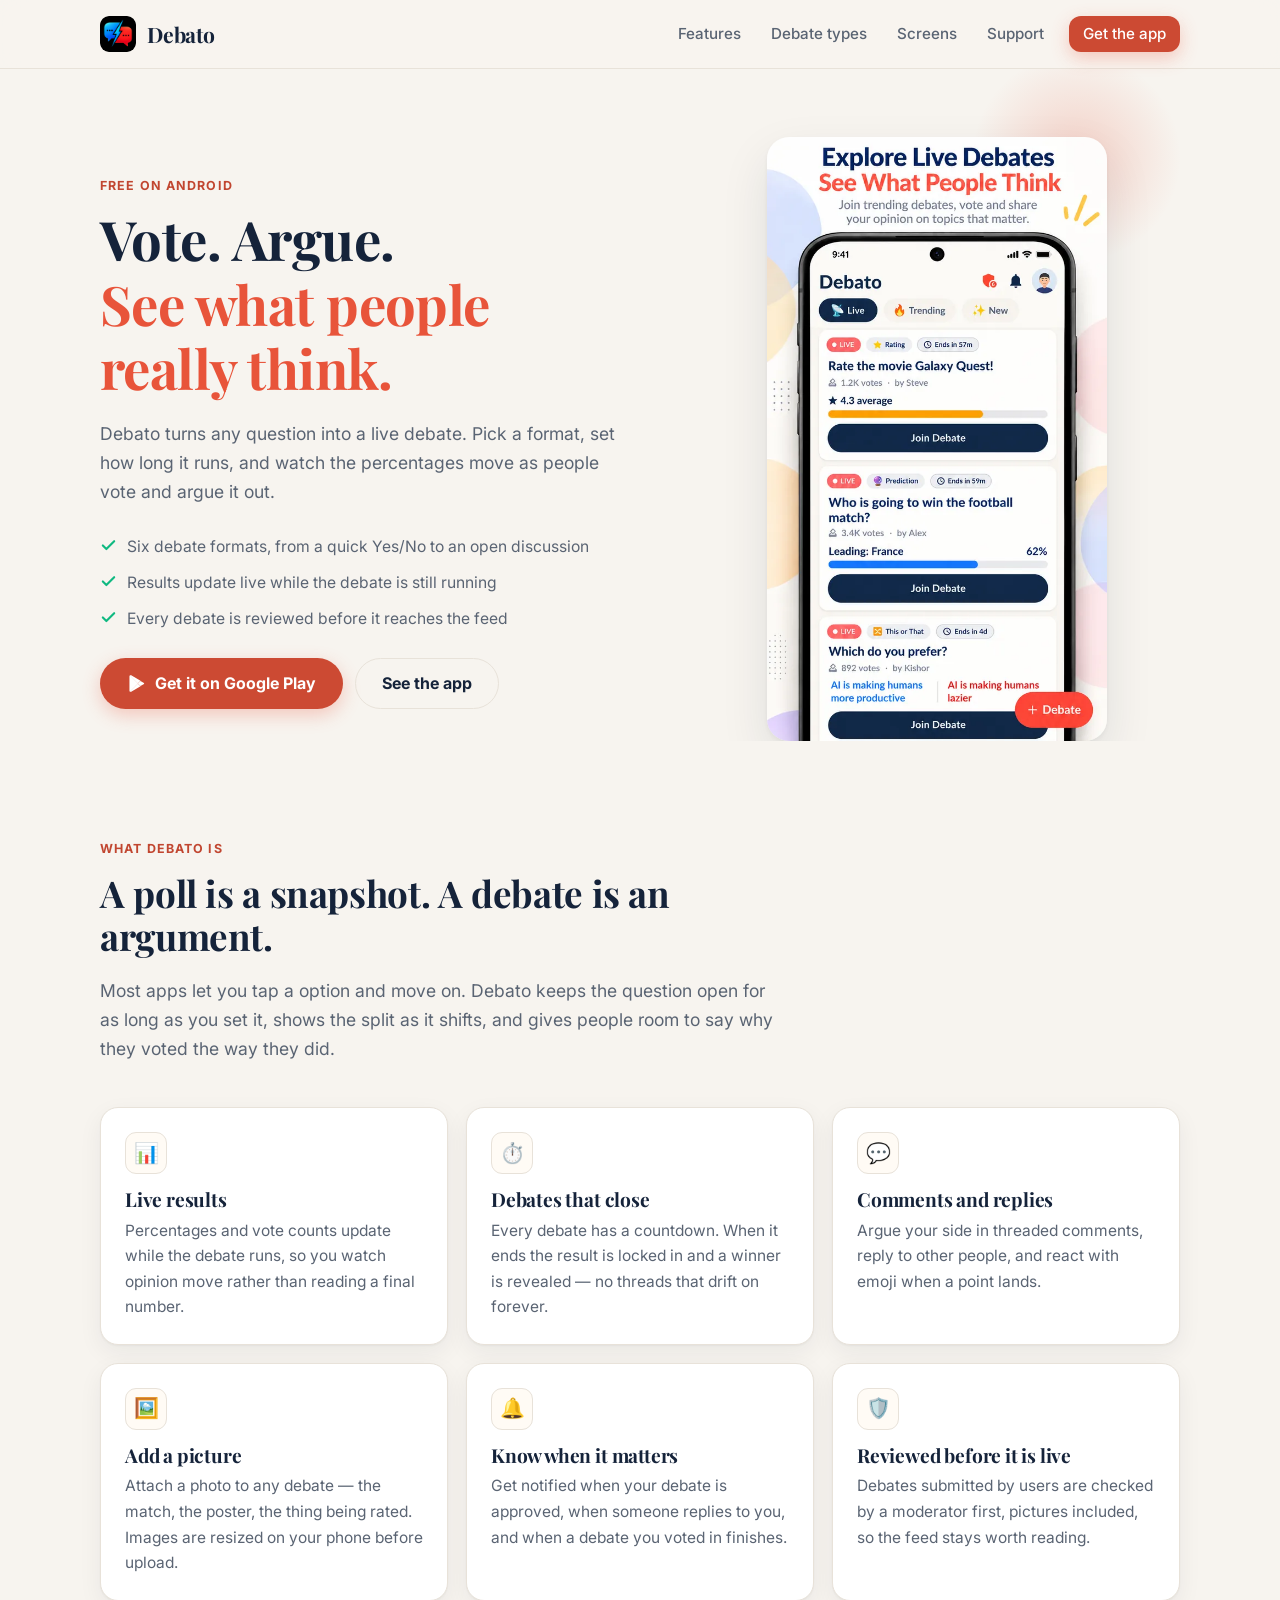
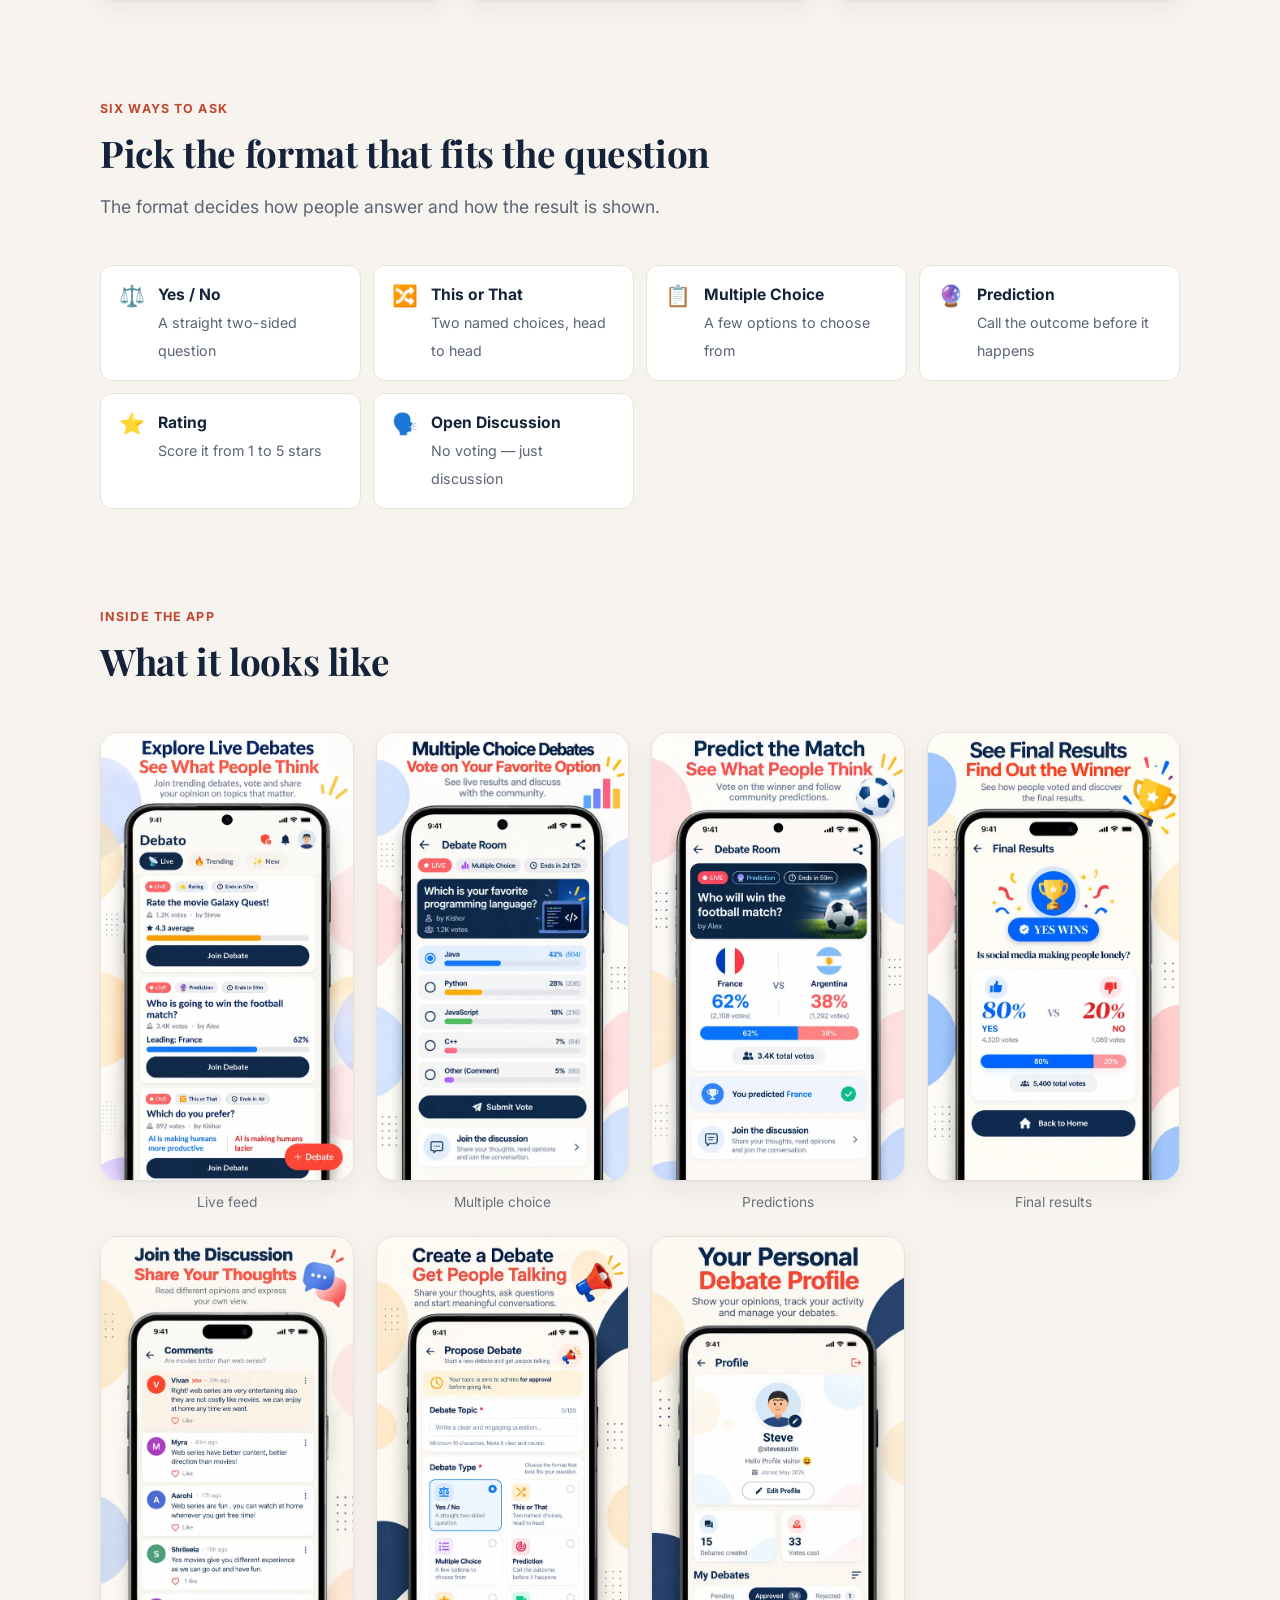
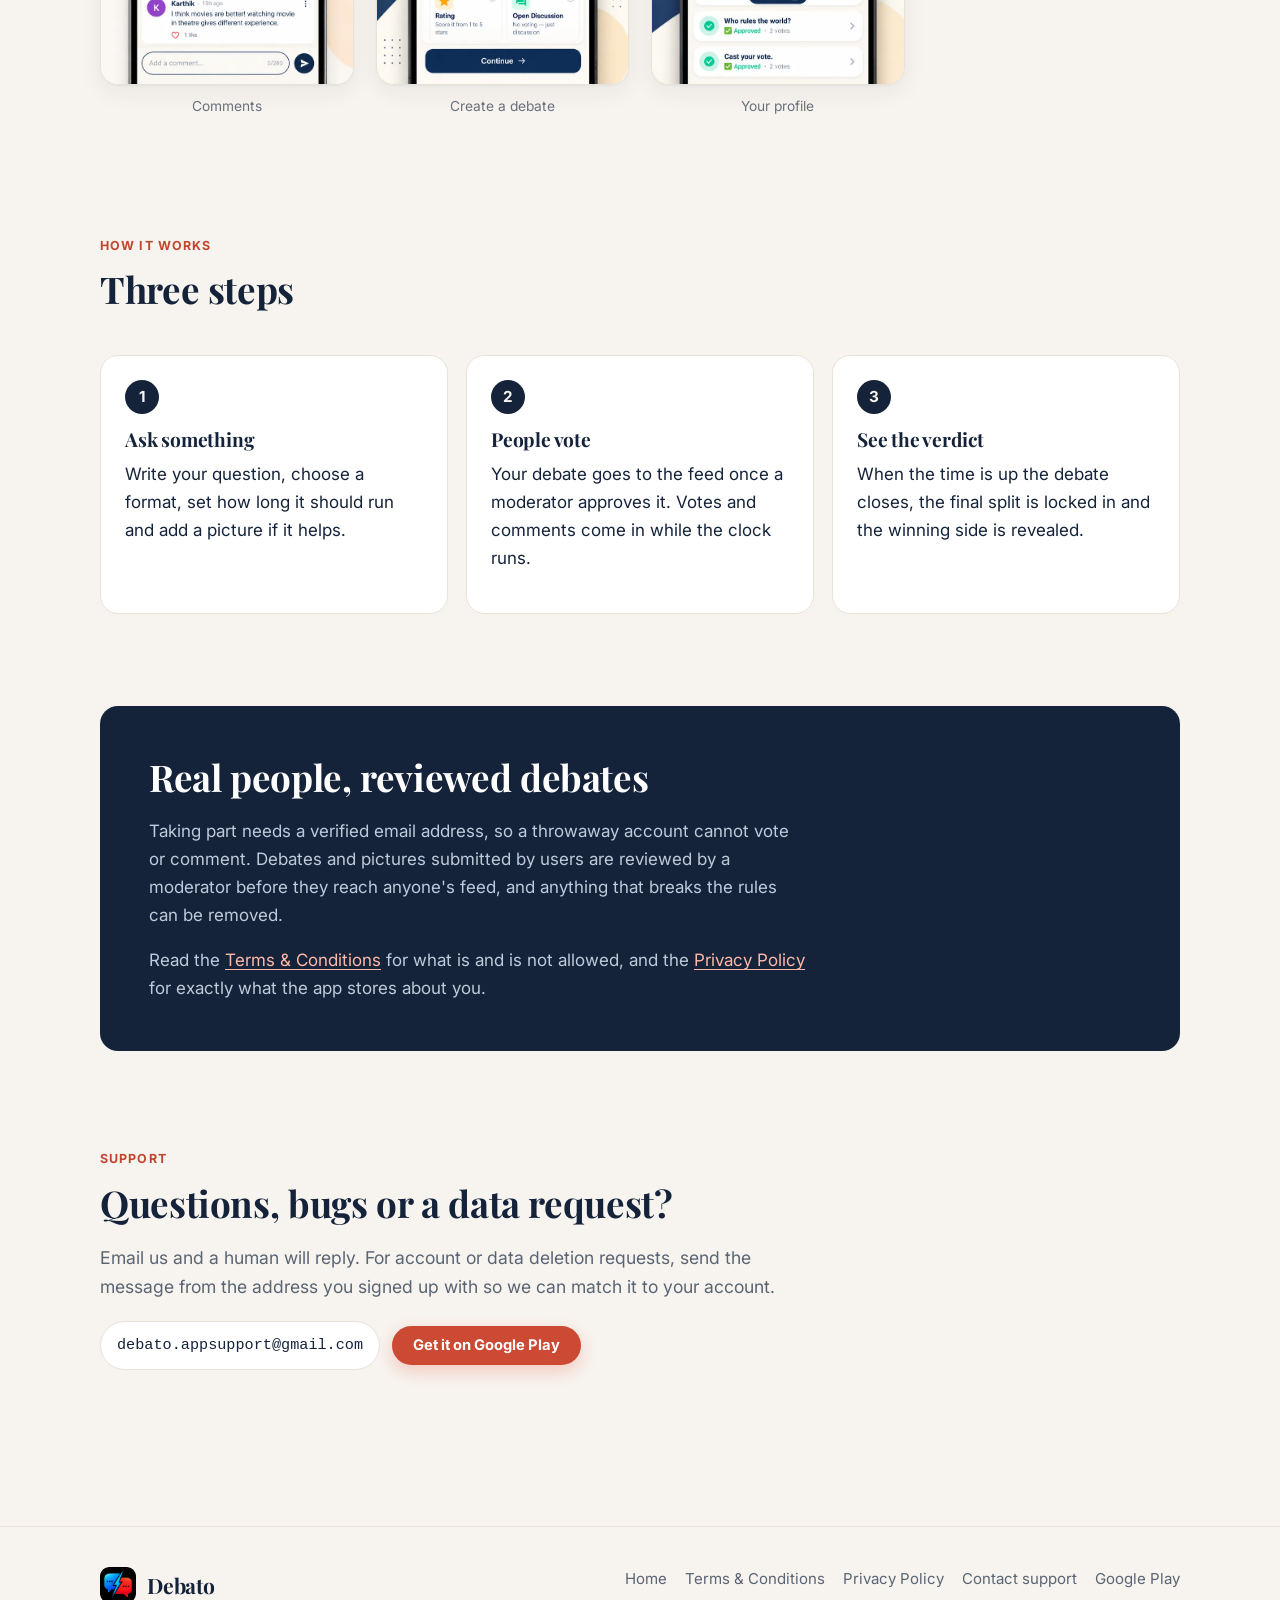
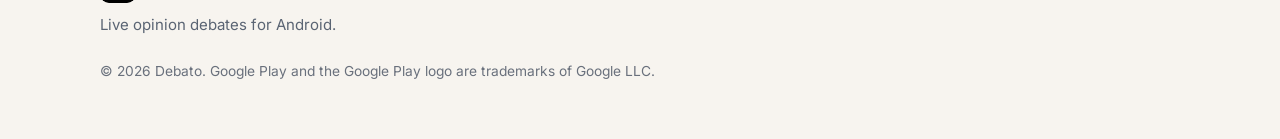
<file: index.html>
<!doctype html>
<html lang="en">
<head>
<meta charset="utf-8">
<meta name="viewport" content="width=device-width, initial-scale=1">
<title>Debato — Live opinion debates, voting and real-time results</title>
<meta name="description" content="Debato is an Android app for live opinion debates. Start a Yes/No, This or That, Multiple Choice, Prediction, Rating or Open Discussion debate, vote, and watch the results move in real time.">
<link rel="canonical" href="https://kishors316.github.io/debato/">

<meta property="og:type" content="website">
<meta property="og:site_name" content="Debato">
<meta property="og:title" content="Debato — Live opinion debates, voting and real-time results">
<meta property="og:description" content="Start a debate, vote, and watch the results move in real time. Six debate formats, threaded comments and live percentages. Free on Google Play.">
<meta property="og:url" content="https://kishors316.github.io/debato/">
<meta property="og:image" content="https://kishors316.github.io/debato/assets/img/og-image.png">
<meta property="og:image:width" content="1200">
<meta property="og:image:height" content="630">
<meta property="og:image:alt" content="Debato — live opinion debates">
<meta name="twitter:card" content="summary_large_image">
<meta name="twitter:title" content="Debato — Live opinion debates">
<meta name="twitter:description" content="Start a debate, vote, and watch the results move in real time. Free on Google Play.">
<meta name="twitter:image" content="https://kishors316.github.io/debato/assets/img/og-image.png">

<meta name="theme-color" content="#F7F4EF" media="(prefers-color-scheme: light)">
<meta name="theme-color" content="#101A2B" media="(prefers-color-scheme: dark)">

<link rel="icon" href="favicon.ico" sizes="any">
<link rel="icon" type="image/png" sizes="32x32" href="assets/img/favicon-32.png">
<link rel="icon" type="image/png" sizes="16x16" href="assets/img/favicon-16.png">
<link rel="apple-touch-icon" href="assets/img/apple-touch-icon.png">

<link rel="preconnect" href="https://fonts.googleapis.com">
<link rel="preconnect" href="https://fonts.gstatic.com" crossorigin>
<link rel="stylesheet" href="https://fonts.googleapis.com/css2?family=Playfair+Display:wght@700;800&family=Inter:wght@400;500;700&display=swap">
<link rel="stylesheet" href="assets/css/style.css">

<script type="application/ld+json">
{
  "@context": "https://schema.org",
  "@type": "SoftwareApplication",
  "name": "Debato",
  "operatingSystem": "Android",
  "applicationCategory": "SocialNetworkingApplication",
  "description": "Live opinion debate app. Start a Yes/No, This or That, Multiple Choice, Prediction, Rating or Open Discussion debate, vote, and watch results update in real time.",
  "url": "https://kishors316.github.io/debato/",
  "image": "https://kishors316.github.io/debato/assets/img/og-image.png",
  "installUrl": "https://play.google.com/store/apps/details?id=com.debato",
  "offers": { "@type": "Offer", "price": "0", "priceCurrency": "USD" }
}
</script>
</head>
<body>
<a class="skip" href="#main">Skip to content</a>

<header class="site-header">
  <div class="wrap">
    <a class="brand" href="./">
      <img src="assets/img/logo.png" alt="" width="36" height="36">
      <span>Debato</span>
    </a>
    <nav class="nav" aria-label="Primary">
      <a href="#features">Features</a>
      <a href="#formats">Debate types</a>
      <a href="#screens">Screens</a>
      <a href="#support">Support</a>
      <a class="btn btn-primary btn-sm" href="https://play.google.com/store/apps/details?id=com.debato" rel="noopener">Get the app</a>
    </nav>
  </div>
</header>

<main id="main">

  <!-- ── hero ────────────────────────────────────────────────────────── -->
  <section class="hero">
    <div class="wrap">
      <div>
        <span class="eyebrow">Free on Android</span>
        <h1>Vote. Argue.<br><span class="accent">See what people really think.</span></h1>
        <p class="lede">
          Debato turns any question into a live debate. Pick a format, set how long
          it runs, and watch the percentages move as people vote and argue it out.
        </p>

        <ul class="hero-points">
          <li>
            <svg width="17" height="17" viewBox="0 0 24 24" fill="none" stroke="currentColor" stroke-width="3" stroke-linecap="round" stroke-linejoin="round" aria-hidden="true"><polyline points="20 6 9 17 4 12"/></svg>
            <span>Six debate formats, from a quick Yes/No to an open discussion</span>
          </li>
          <li>
            <svg width="17" height="17" viewBox="0 0 24 24" fill="none" stroke="currentColor" stroke-width="3" stroke-linecap="round" stroke-linejoin="round" aria-hidden="true"><polyline points="20 6 9 17 4 12"/></svg>
            <span>Results update live while the debate is still running</span>
          </li>
          <li>
            <svg width="17" height="17" viewBox="0 0 24 24" fill="none" stroke="currentColor" stroke-width="3" stroke-linecap="round" stroke-linejoin="round" aria-hidden="true"><polyline points="20 6 9 17 4 12"/></svg>
            <span>Every debate is reviewed before it reaches the feed</span>
          </li>
        </ul>

        <div class="hero-cta">
          <a class="btn btn-primary" href="https://play.google.com/store/apps/details?id=com.debato" rel="noopener">
            <svg width="19" height="19" viewBox="0 0 24 24" fill="currentColor" aria-hidden="true"><path d="M3.6 1.8a1.6 1.6 0 0 0-.5 1.2v18a1.6 1.6 0 0 0 .5 1.2l.1.1 10-10v-.6l-10-10-.1.1Z"/><path d="m17 15.3-3.3-3.3 3.3-3.3 3.9 2.2c1.1.6 1.1 1.6 0 2.2L17 15.3Z"/><path d="m17.1 15.4-3.4-3.4L3.6 22.2c.4.4 1 .4 1.7.1l11.8-6.9Z"/><path d="M17.1 8.6 5.3 1.7C4.6 1.3 4 1.4 3.6 1.8l10.1 10.1 3.4-3.3Z"/></svg>
            Get it on Google Play
          </a>
          <a class="btn btn-ghost" href="#screens">See the app</a>
        </div>
      </div>

      <div class="hero-shot">
        <picture>
          <source srcset="assets/img/screens/feed.webp" type="image/webp">
          <img src="assets/img/screens/feed.jpg" width="619" height="1100"
               alt="Debato's live feed, showing debates with vote counts, running percentages and the time left on each."
               fetchpriority="high">
        </picture>
      </div>
    </div>
  </section>

  <!-- ── what it is ──────────────────────────────────────────────────── -->
  <section id="features">
    <div class="wrap">
      <div class="section-head">
        <span class="eyebrow">What Debato is</span>
        <h2>A poll is a snapshot. A debate is an argument.</h2>
        <p class="lede">
          Most apps let you tap a option and move on. Debato keeps the question open for
          as long as you set it, shows the split as it shifts, and gives people room to
          say why they voted the way they did.
        </p>
      </div>

      <div class="grid grid-3">
        <article class="card">
          <div class="card-icon" aria-hidden="true">📊</div>
          <h3>Live results</h3>
          <p>Percentages and vote counts update while the debate runs, so you watch opinion move rather than reading a final number.</p>
        </article>
        <article class="card">
          <div class="card-icon" aria-hidden="true">⏱️</div>
          <h3>Debates that close</h3>
          <p>Every debate has a countdown. When it ends the result is locked in and a winner is revealed — no threads that drift on forever.</p>
        </article>
        <article class="card">
          <div class="card-icon" aria-hidden="true">💬</div>
          <h3>Comments and replies</h3>
          <p>Argue your side in threaded comments, reply to other people, and react with emoji when a point lands.</p>
        </article>
        <article class="card">
          <div class="card-icon" aria-hidden="true">🖼️</div>
          <h3>Add a picture</h3>
          <p>Attach a photo to any debate — the match, the poster, the thing being rated. Images are resized on your phone before upload.</p>
        </article>
        <article class="card">
          <div class="card-icon" aria-hidden="true">🔔</div>
          <h3>Know when it matters</h3>
          <p>Get notified when your debate is approved, when someone replies to you, and when a debate you voted in finishes.</p>
        </article>
        <article class="card">
          <div class="card-icon" aria-hidden="true">🛡️</div>
          <h3>Reviewed before it is live</h3>
          <p>Debates submitted by users are checked by a moderator first, pictures included, so the feed stays worth reading.</p>
        </article>
      </div>
    </div>
  </section>

  <!-- ── formats ─────────────────────────────────────────────────────── -->
  <section id="formats" style="padding-top:0">
    <div class="wrap">
      <div class="section-head">
        <span class="eyebrow">Six ways to ask</span>
        <h2>Pick the format that fits the question</h2>
        <p class="lede">The format decides how people answer and how the result is shown.</p>
      </div>

      <div class="type-list">
        <div class="type"><span class="emoji" aria-hidden="true">⚖️</span><div><strong>Yes / No</strong><span>A straight two-sided question</span></div></div>
        <div class="type"><span class="emoji" aria-hidden="true">🔀</span><div><strong>This or That</strong><span>Two named choices, head to head</span></div></div>
        <div class="type"><span class="emoji" aria-hidden="true">📋</span><div><strong>Multiple Choice</strong><span>A few options to choose from</span></div></div>
        <div class="type"><span class="emoji" aria-hidden="true">🔮</span><div><strong>Prediction</strong><span>Call the outcome before it happens</span></div></div>
        <div class="type"><span class="emoji" aria-hidden="true">⭐</span><div><strong>Rating</strong><span>Score it from 1 to 5 stars</span></div></div>
        <div class="type"><span class="emoji" aria-hidden="true">🗣️</span><div><strong>Open Discussion</strong><span>No voting — just discussion</span></div></div>
      </div>
    </div>
  </section>

  <!-- ── screenshots ─────────────────────────────────────────────────── -->
  <section id="screens" style="padding-top:0">
    <div class="wrap">
      <div class="section-head">
        <span class="eyebrow">Inside the app</span>
        <h2>What it looks like</h2>
      </div>

      <div class="shots" role="group" aria-label="Debato app screenshots, scroll sideways for more">
        <figure>
          <picture><source srcset="assets/img/screens/feed.webp" type="image/webp">
          <img src="assets/img/screens/feed.jpg" width="619" height="1100" loading="lazy" decoding="async" alt="The live feed listing debates with their type, vote count and remaining time."></picture>
          <figcaption>Live feed</figcaption>
        </figure>
        <figure>
          <picture><source srcset="assets/img/screens/choice.webp" type="image/webp">
          <img src="assets/img/screens/choice.jpg" width="620" height="1100" loading="lazy" decoding="async" alt="A multiple choice debate about programming languages with a percentage bar beside each option."></picture>
          <figcaption>Multiple choice</figcaption>
        </figure>
        <figure>
          <picture><source srcset="assets/img/screens/predict.webp" type="image/webp">
          <img src="assets/img/screens/predict.jpg" width="619" height="1100" loading="lazy" decoding="async" alt="A prediction debate on a football match, showing the two sides split 62 to 38 per cent."></picture>
          <figcaption>Predictions</figcaption>
        </figure>
        <figure>
          <picture><source srcset="assets/img/screens/results.webp" type="image/webp">
          <img src="assets/img/screens/results.jpg" width="619" height="1100" loading="lazy" decoding="async" alt="The final results screen revealing the winning side once a debate has closed."></picture>
          <figcaption>Final results</figcaption>
        </figure>
        <figure>
          <picture><source srcset="assets/img/screens/comments.webp" type="image/webp">
          <img src="assets/img/screens/comments.jpg" width="619" height="1100" loading="lazy" decoding="async" alt="Threaded comments under a debate, each with a like count."></picture>
          <figcaption>Comments</figcaption>
        </figure>
        <figure>
          <picture><source srcset="assets/img/screens/create.webp" type="image/webp">
          <img src="assets/img/screens/create.jpg" width="619" height="1100" loading="lazy" decoding="async" alt="The create screen, where you write the topic and choose one of the six debate types."></picture>
          <figcaption>Create a debate</figcaption>
        </figure>
        <figure>
          <picture><source srcset="assets/img/screens/profile.webp" type="image/webp">
          <img src="assets/img/screens/profile.jpg" width="619" height="1100" loading="lazy" decoding="async" alt="A personal profile showing debates created, votes cast and their approval status."></picture>
          <figcaption>Your profile</figcaption>
        </figure>
      </div>
    </div>
  </section>

  <!-- ── how it works ────────────────────────────────────────────────── -->
  <section style="padding-top:0">
    <div class="wrap">
      <div class="section-head">
        <span class="eyebrow">How it works</span>
        <h2>Three steps</h2>
      </div>
      <div class="steps">
        <div class="step">
          <h3>Ask something</h3>
          <p>Write your question, choose a format, set how long it should run and add a picture if it helps.</p>
        </div>
        <div class="step">
          <h3>People vote</h3>
          <p>Your debate goes to the feed once a moderator approves it. Votes and comments come in while the clock runs.</p>
        </div>
        <div class="step">
          <h3>See the verdict</h3>
          <p>When the time is up the debate closes, the final split is locked in and the winning side is revealed.</p>
        </div>
      </div>
    </div>
  </section>

  <!-- ── trust ───────────────────────────────────────────────────────── -->
  <section style="padding-top:0">
    <div class="wrap">
      <div class="band">
        <h2>Real people, reviewed debates</h2>
        <p style="max-width:60ch">
          Taking part needs a verified email address, so a throwaway account cannot vote or
          comment. Debates and pictures submitted by users are reviewed by a moderator before
          they reach anyone's feed, and anything that breaks the rules can be removed.
        </p>
        <p style="max-width:60ch;margin-bottom:0">
          Read the <a href="terms.html">Terms &amp; Conditions</a> for what is and is not
          allowed, and the <a href="privacy.html">Privacy Policy</a> for exactly what the
          app stores about you.
        </p>
      </div>
    </div>
  </section>

  <!-- ── support ─────────────────────────────────────────────────────── -->
  <section id="support" style="padding-top:0">
    <div class="wrap">
      <div class="section-head">
        <span class="eyebrow">Support</span>
        <h2>Questions, bugs or a data request?</h2>
        <p class="lede">
          Email us and a human will reply. For account or data deletion requests, send the
          message from the address you signed up with so we can match it to your account.
        </p>
        <div class="contact-row">
          <a class="mail" href="mailto:debato.appsupport@gmail.com">debato.appsupport@gmail.com</a>
          <a class="btn btn-primary btn-sm" href="https://play.google.com/store/apps/details?id=com.debato" rel="noopener">Get it on Google Play</a>
        </div>
      </div>
    </div>
  </section>

</main>

<footer class="site-footer">
  <div class="wrap">
    <div class="footer-grid">
      <div>
        <a class="brand" href="./" style="margin-bottom:10px">
          <img src="assets/img/logo.png" alt="" width="32" height="32">
          <span>Debato</span>
        </a>
        <p style="color:var(--text-2);font-size:.94rem;margin:0;max-width:34ch">
          Live opinion debates for Android.
        </p>
      </div>
      <nav class="footer-links" aria-label="Footer">
        <a href="./">Home</a>
        <a href="terms.html">Terms &amp; Conditions</a>
        <a href="privacy.html">Privacy Policy</a>
        <a href="mailto:debato.appsupport@gmail.com">Contact support</a>
        <a href="https://play.google.com/store/apps/details?id=com.debato" rel="noopener">Google Play</a>
      </nav>
    </div>
    <p class="footer-note">
      &copy; <span id="year">2026</span> Debato. Google Play and the Google Play logo are
      trademarks of Google LLC.
    </p>
  </div>
</footer>

<script src="assets/js/main.js" defer></script>
</body>
</html>
</file>
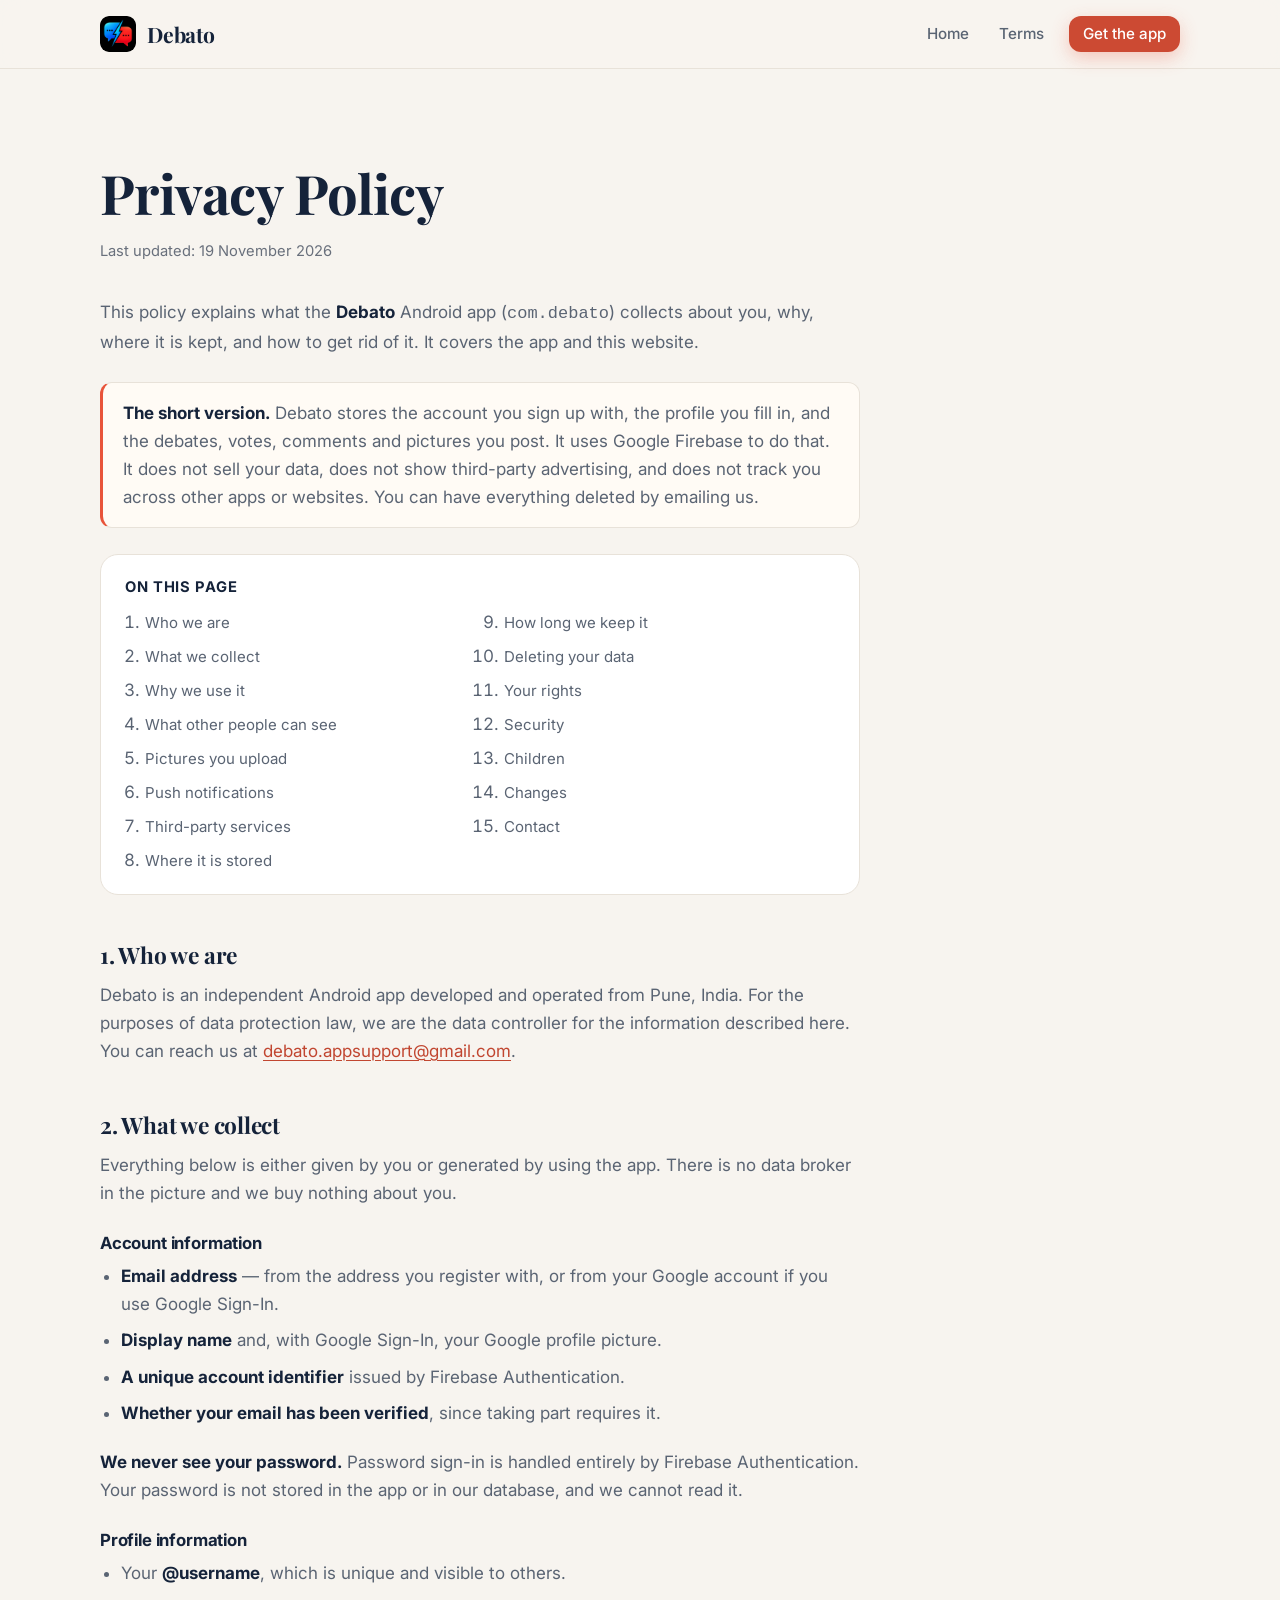
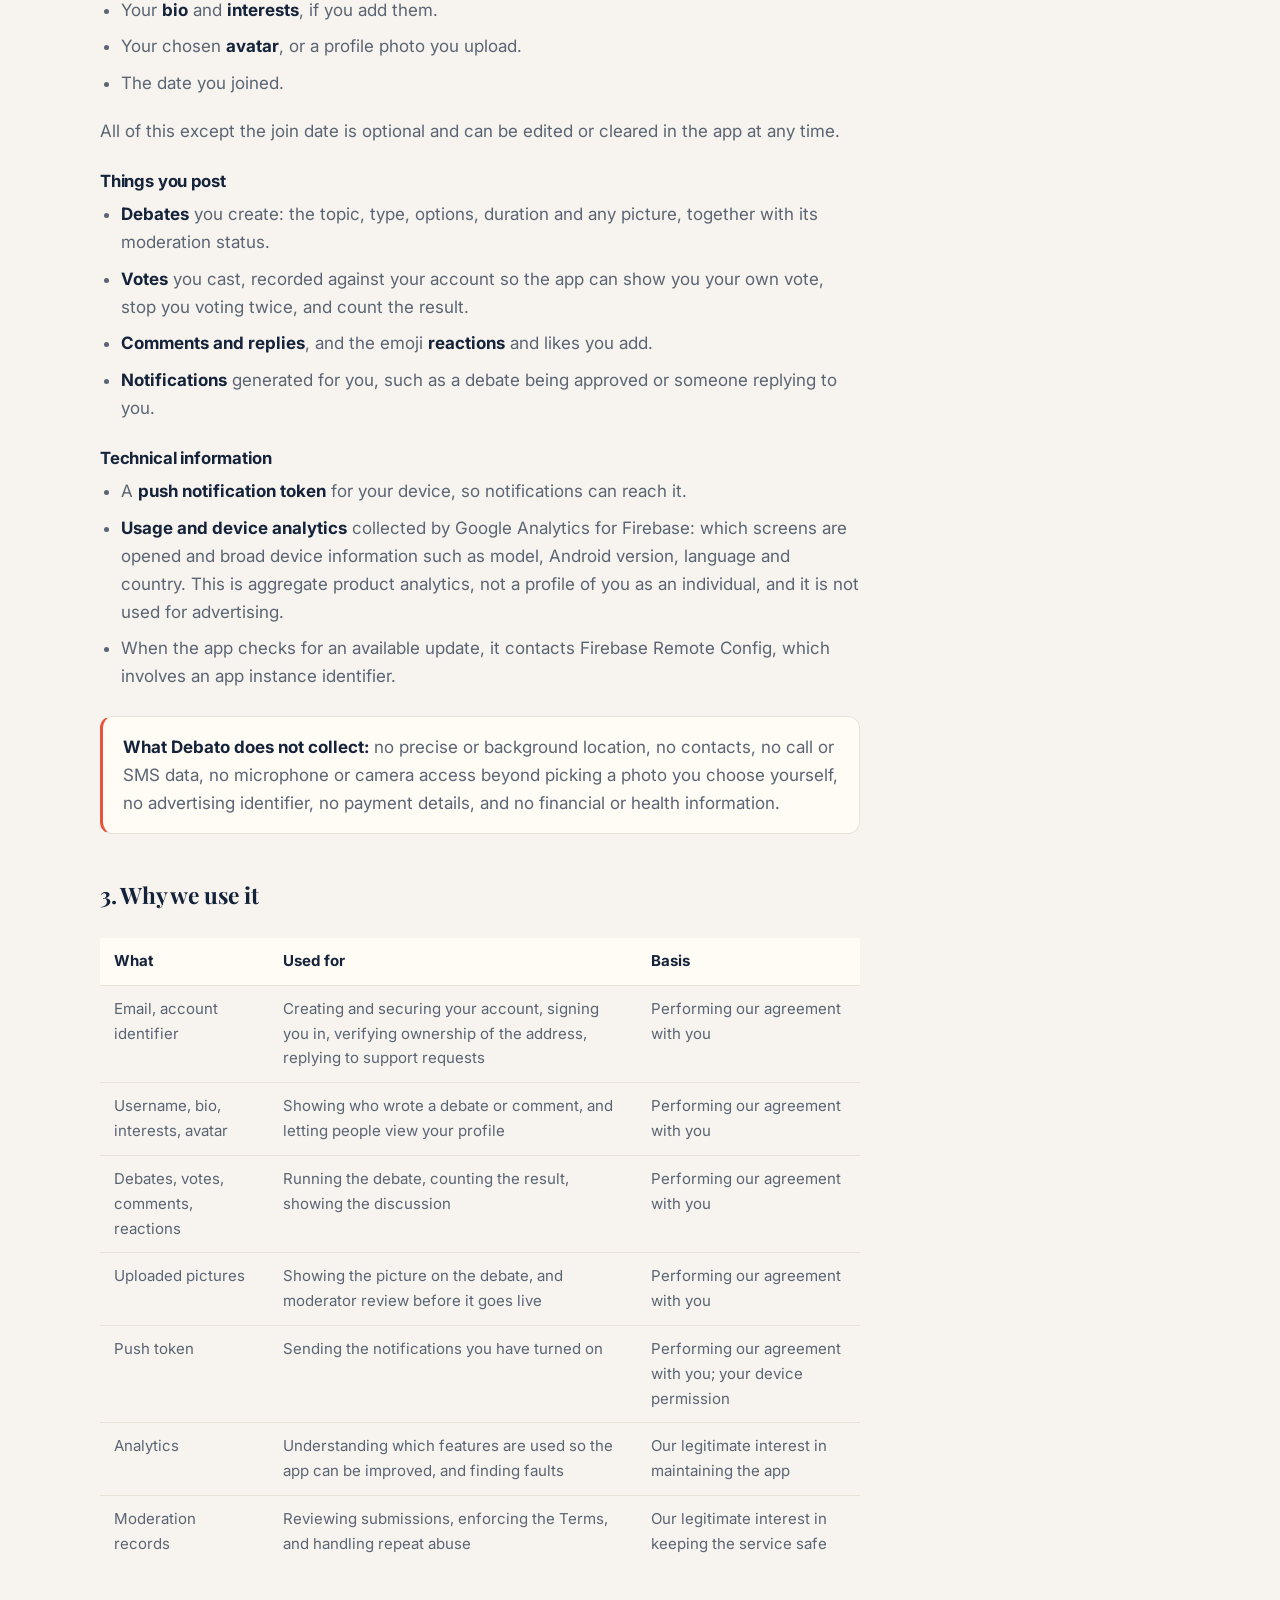
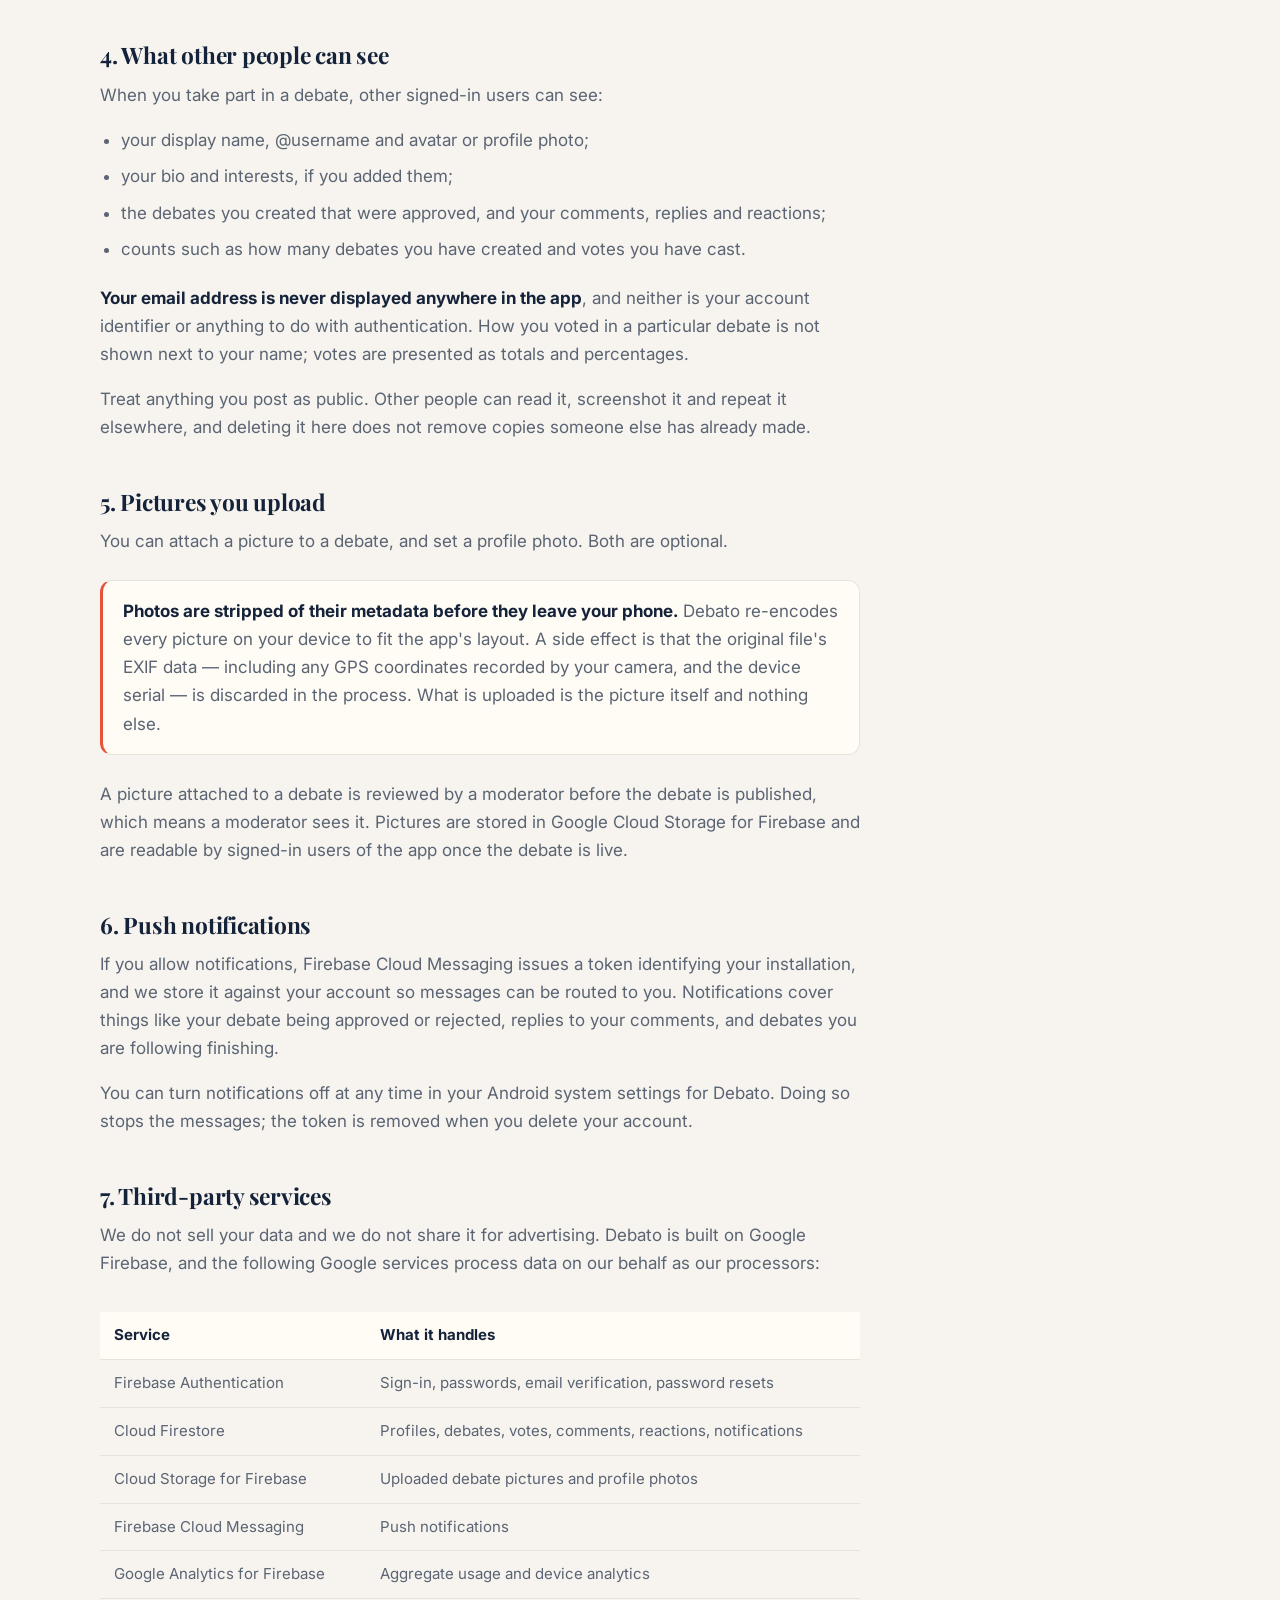
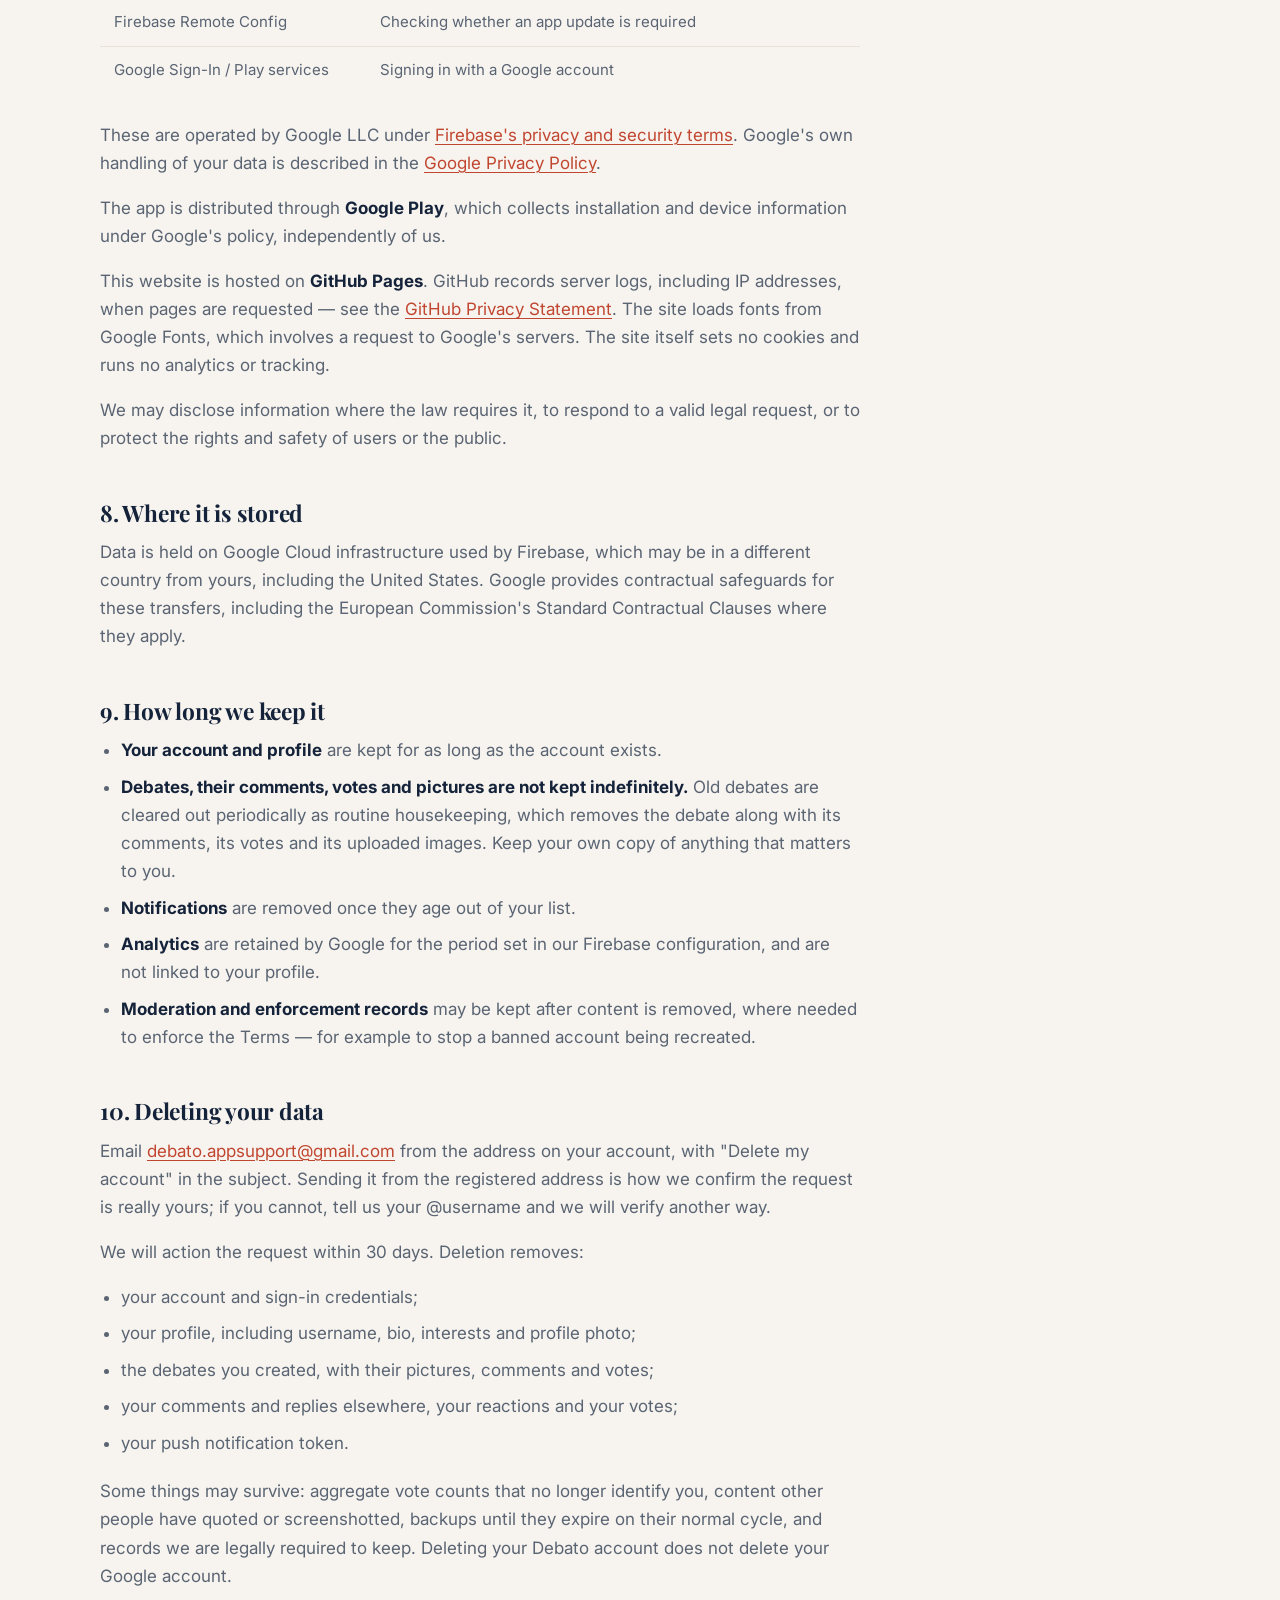
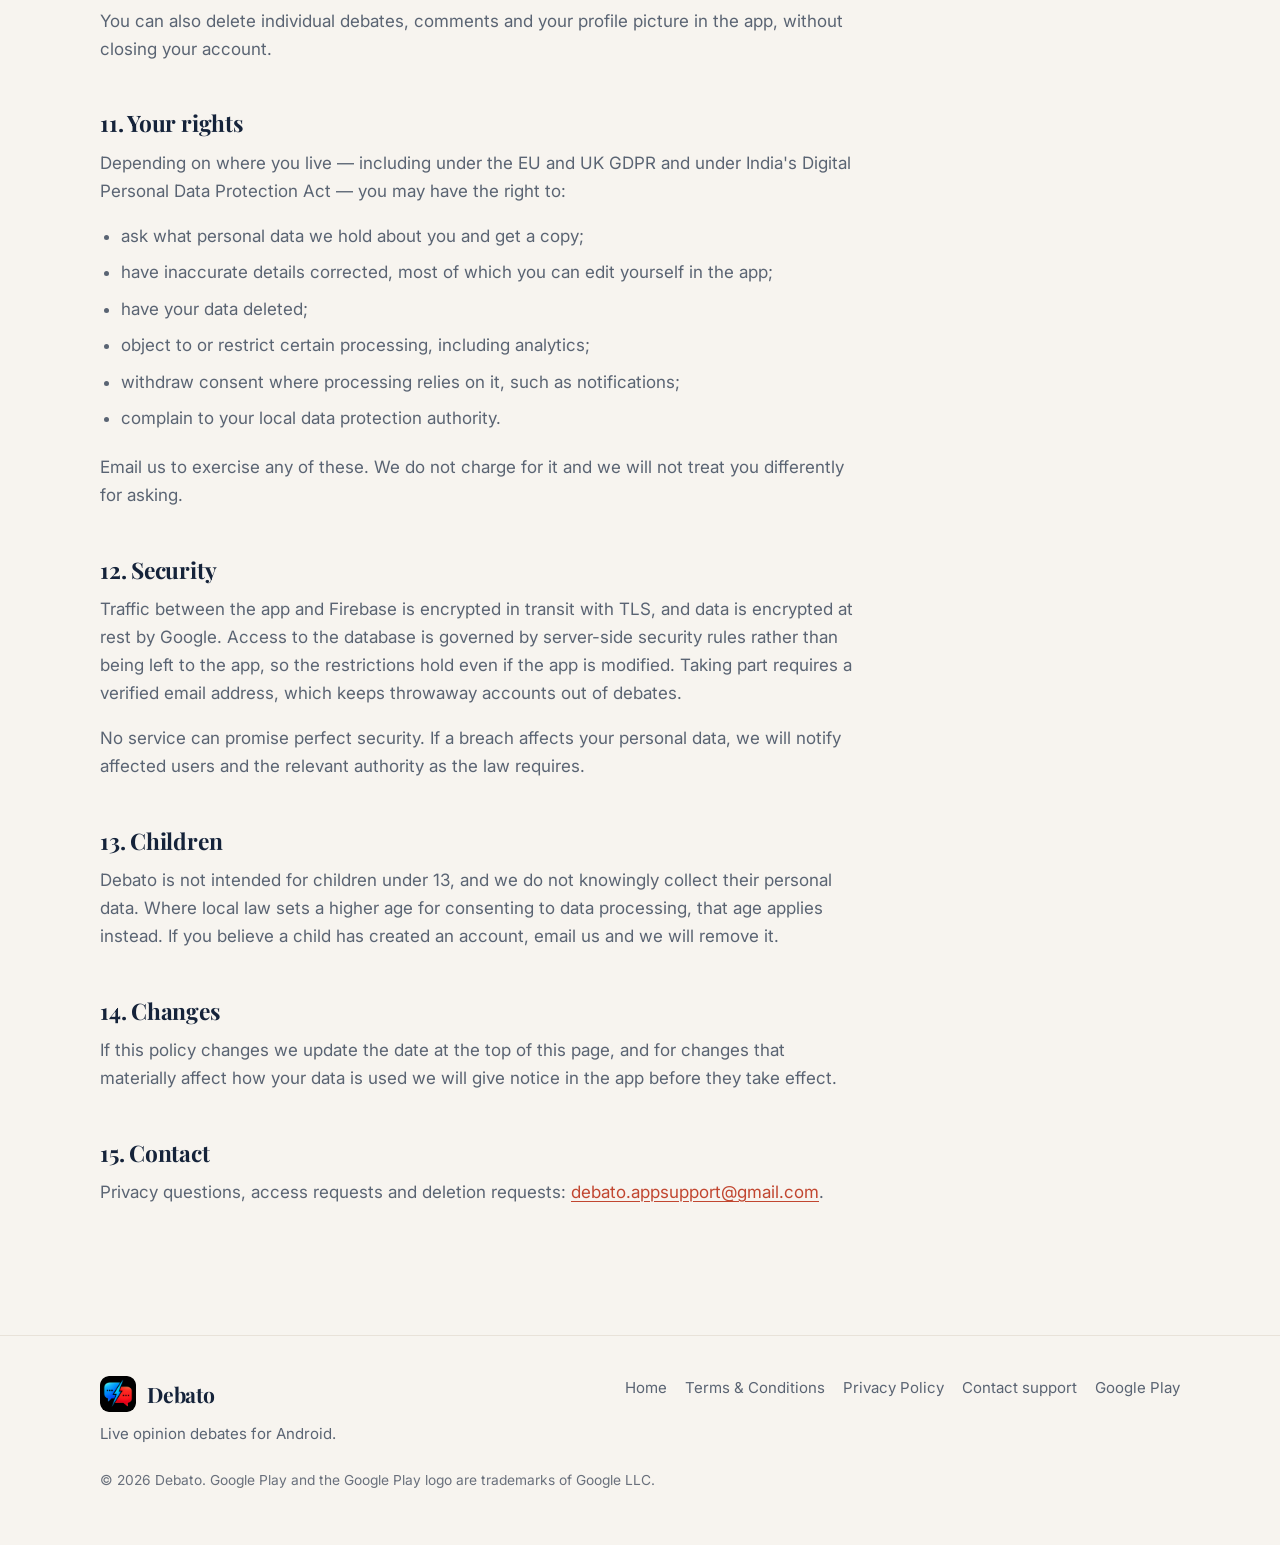
<file: privacy.html>
<!doctype html>
<html lang="en">
<head>
<meta charset="utf-8">
<meta name="viewport" content="width=device-width, initial-scale=1">
<title>Privacy Policy — Debato</title>
<meta name="description" content="What Debato collects, why, where it is stored, who it is shared with, how long it is kept, and how to have your account and data deleted.">
<link rel="canonical" href="https://kishors316.github.io/debato/privacy.html">

<meta property="og:type" content="article">
<meta property="og:site_name" content="Debato">
<meta property="og:title" content="Privacy Policy — Debato">
<meta property="og:description" content="What Debato collects, why, how long it is kept, and how to have your data deleted.">
<meta property="og:url" content="https://kishors316.github.io/debato/privacy.html">
<meta property="og:image" content="https://kishors316.github.io/debato/assets/img/og-image.png">
<meta name="twitter:card" content="summary_large_image">

<meta name="theme-color" content="#F7F4EF" media="(prefers-color-scheme: light)">
<meta name="theme-color" content="#101A2B" media="(prefers-color-scheme: dark)">

<link rel="icon" href="favicon.ico" sizes="any">
<link rel="icon" type="image/png" sizes="32x32" href="assets/img/favicon-32.png">
<link rel="apple-touch-icon" href="assets/img/apple-touch-icon.png">

<link rel="preconnect" href="https://fonts.googleapis.com">
<link rel="preconnect" href="https://fonts.gstatic.com" crossorigin>
<link rel="stylesheet" href="https://fonts.googleapis.com/css2?family=Playfair+Display:wght@700;800&family=Inter:wght@400;500;700&display=swap">
<link rel="stylesheet" href="assets/css/style.css">
</head>
<body>
<a class="skip" href="#main">Skip to content</a>

<header class="site-header">
  <div class="wrap">
    <a class="brand" href="./">
      <img src="assets/img/logo.png" alt="" width="36" height="36">
      <span>Debato</span>
    </a>
    <nav class="nav" aria-label="Primary">
      <a href="./">Home</a>
      <a href="terms.html">Terms</a>
      <a class="btn btn-primary btn-sm" href="https://play.google.com/store/apps/details?id=com.debato" rel="noopener">Get the app</a>
    </nav>
  </div>
</header>

<main id="main">
<section>
<div class="wrap">
<article class="legal">

  <h1>Privacy Policy</h1>
  <p class="updated">Last updated: 19 November 2026</p>

  <p>
    This policy explains what the <strong>Debato</strong> Android app
    (<code>com.debato</code>) collects about you, why, where it is kept, and how to get
    rid of it. It covers the app and this website.
  </p>

  <div class="callout">
    <p>
      <strong>The short version.</strong> Debato stores the account you sign up with, the
      profile you fill in, and the debates, votes, comments and pictures you post. It uses
      Google Firebase to do that. It does not sell your data, does not show third-party
      advertising, and does not track you across other apps or websites. You can have
      everything deleted by emailing us.
    </p>
  </div>

  <nav class="toc" aria-label="On this page">
    <p>On this page</p>
    <ol>
      <li><a href="#who">Who we are</a></li>
      <li><a href="#collect">What we collect</a></li>
      <li><a href="#why">Why we use it</a></li>
      <li><a href="#public">What other people can see</a></li>
      <li><a href="#images">Pictures you upload</a></li>
      <li><a href="#notifications">Push notifications</a></li>
      <li><a href="#third-parties">Third-party services</a></li>
      <li><a href="#storage">Where it is stored</a></li>
      <li><a href="#retention">How long we keep it</a></li>
      <li><a href="#deletion">Deleting your data</a></li>
      <li><a href="#rights">Your rights</a></li>
      <li><a href="#security">Security</a></li>
      <li><a href="#children">Children</a></li>
      <li><a href="#changes">Changes</a></li>
      <li><a href="#contact">Contact</a></li>
    </ol>
  </nav>

  <h2 id="who">1. Who we are</h2>
  <p>
    Debato is an independent Android app developed and operated from Pune, India. For the
    purposes of data protection law, we are the data controller for the information
    described here. You can reach us at
    <a href="mailto:debato.appsupport@gmail.com">debato.appsupport@gmail.com</a>.
  </p>

  <h2 id="collect">2. What we collect</h2>
  <p>Everything below is either given by you or generated by using the app. There is no data broker in the picture and we buy nothing about you.</p>

  <h3>Account information</h3>
  <ul>
    <li><strong>Email address</strong> — from the address you register with, or from your Google account if you use Google Sign-In.</li>
    <li><strong>Display name</strong> and, with Google Sign-In, your Google profile picture.</li>
    <li><strong>A unique account identifier</strong> issued by Firebase Authentication.</li>
    <li><strong>Whether your email has been verified</strong>, since taking part requires it.</li>
  </ul>
  <p>
    <strong>We never see your password.</strong> Password sign-in is handled entirely by
    Firebase Authentication. Your password is not stored in the app or in our database,
    and we cannot read it.
  </p>

  <h3>Profile information</h3>
  <ul>
    <li>Your <strong>@username</strong>, which is unique and visible to others.</li>
    <li>Your <strong>bio</strong> and <strong>interests</strong>, if you add them.</li>
    <li>Your chosen <strong>avatar</strong>, or a profile photo you upload.</li>
    <li>The date you joined.</li>
  </ul>
  <p>All of this except the join date is optional and can be edited or cleared in the app at any time.</p>

  <h3>Things you post</h3>
  <ul>
    <li><strong>Debates</strong> you create: the topic, type, options, duration and any picture, together with its moderation status.</li>
    <li><strong>Votes</strong> you cast, recorded against your account so the app can show you your own vote, stop you voting twice, and count the result.</li>
    <li><strong>Comments and replies</strong>, and the emoji <strong>reactions</strong> and likes you add.</li>
    <li><strong>Notifications</strong> generated for you, such as a debate being approved or someone replying to you.</li>
  </ul>

  <h3>Technical information</h3>
  <ul>
    <li>A <strong>push notification token</strong> for your device, so notifications can reach it.</li>
    <li><strong>Usage and device analytics</strong> collected by Google Analytics for Firebase: which screens are opened and broad device information such as model, Android version, language and country. This is aggregate product analytics, not a profile of you as an individual, and it is not used for advertising.</li>
    <li>When the app checks for an available update, it contacts Firebase Remote Config, which involves an app instance identifier.</li>
  </ul>

  <div class="callout">
    <p>
      <strong>What Debato does not collect:</strong> no precise or background location, no
      contacts, no call or SMS data, no microphone or camera access beyond picking a photo
      you choose yourself, no advertising identifier, no payment details, and no financial
      or health information.
    </p>
  </div>

  <h2 id="why">3. Why we use it</h2>
  <div class="table-scroll">
  <table class="data-table">
    <thead>
      <tr><th scope="col">What</th><th scope="col">Used for</th><th scope="col">Basis</th></tr>
    </thead>
    <tbody>
      <tr><td>Email, account identifier</td><td>Creating and securing your account, signing you in, verifying ownership of the address, replying to support requests</td><td>Performing our agreement with you</td></tr>
      <tr><td>Username, bio, interests, avatar</td><td>Showing who wrote a debate or comment, and letting people view your profile</td><td>Performing our agreement with you</td></tr>
      <tr><td>Debates, votes, comments, reactions</td><td>Running the debate, counting the result, showing the discussion</td><td>Performing our agreement with you</td></tr>
      <tr><td>Uploaded pictures</td><td>Showing the picture on the debate, and moderator review before it goes live</td><td>Performing our agreement with you</td></tr>
      <tr><td>Push token</td><td>Sending the notifications you have turned on</td><td>Performing our agreement with you; your device permission</td></tr>
      <tr><td>Analytics</td><td>Understanding which features are used so the app can be improved, and finding faults</td><td>Our legitimate interest in maintaining the app</td></tr>
      <tr><td>Moderation records</td><td>Reviewing submissions, enforcing the Terms, and handling repeat abuse</td><td>Our legitimate interest in keeping the service safe</td></tr>
    </tbody>
  </table>
  </div>

  <h2 id="public">4. What other people can see</h2>
  <p>When you take part in a debate, other signed-in users can see:</p>
  <ul>
    <li>your display name, @username and avatar or profile photo;</li>
    <li>your bio and interests, if you added them;</li>
    <li>the debates you created that were approved, and your comments, replies and reactions;</li>
    <li>counts such as how many debates you have created and votes you have cast.</li>
  </ul>
  <p>
    <strong>Your email address is never displayed anywhere in the app</strong>, and neither
    is your account identifier or anything to do with authentication. How you voted in a
    particular debate is not shown next to your name; votes are presented as totals and
    percentages.
  </p>
  <p>
    Treat anything you post as public. Other people can read it, screenshot it and repeat
    it elsewhere, and deleting it here does not remove copies someone else has already made.
  </p>

  <h2 id="images">5. Pictures you upload</h2>
  <p>
    You can attach a picture to a debate, and set a profile photo. Both are optional.
  </p>
  <div class="callout">
    <p>
      <strong>Photos are stripped of their metadata before they leave your phone.</strong>
      Debato re-encodes every picture on your device to fit the app's layout. A side effect
      is that the original file's EXIF data — including any GPS coordinates recorded by
      your camera, and the device serial — is discarded in the process. What is uploaded is
      the picture itself and nothing else.
    </p>
  </div>
  <p>
    A picture attached to a debate is reviewed by a moderator before the debate is
    published, which means a moderator sees it. Pictures are stored in Google Cloud Storage
    for Firebase and are readable by signed-in users of the app once the debate is live.
  </p>

  <h2 id="notifications">6. Push notifications</h2>
  <p>
    If you allow notifications, Firebase Cloud Messaging issues a token identifying your
    installation, and we store it against your account so messages can be routed to you.
    Notifications cover things like your debate being approved or rejected, replies to your
    comments, and debates you are following finishing.
  </p>
  <p>
    You can turn notifications off at any time in your Android system settings for Debato.
    Doing so stops the messages; the token is removed when you delete your account.
  </p>

  <h2 id="third-parties">7. Third-party services</h2>
  <p>
    We do not sell your data and we do not share it for advertising. Debato is built on
    Google Firebase, and the following Google services process data on our behalf as our
    processors:
  </p>
  <div class="table-scroll">
  <table class="data-table">
    <thead><tr><th scope="col">Service</th><th scope="col">What it handles</th></tr></thead>
    <tbody>
      <tr><td>Firebase Authentication</td><td>Sign-in, passwords, email verification, password resets</td></tr>
      <tr><td>Cloud Firestore</td><td>Profiles, debates, votes, comments, reactions, notifications</td></tr>
      <tr><td>Cloud Storage for Firebase</td><td>Uploaded debate pictures and profile photos</td></tr>
      <tr><td>Firebase Cloud Messaging</td><td>Push notifications</td></tr>
      <tr><td>Google Analytics for Firebase</td><td>Aggregate usage and device analytics</td></tr>
      <tr><td>Firebase Remote Config</td><td>Checking whether an app update is required</td></tr>
      <tr><td>Google Sign-In / Play services</td><td>Signing in with a Google account</td></tr>
    </tbody>
  </table>
  </div>
  <p>
    These are operated by Google LLC under
    <a href="https://firebase.google.com/support/privacy" rel="noopener">Firebase's privacy
    and security terms</a>. Google's own handling of your data is described in the
    <a href="https://policies.google.com/privacy" rel="noopener">Google Privacy Policy</a>.
  </p>
  <p>
    The app is distributed through <strong>Google Play</strong>, which collects installation
    and device information under Google's policy, independently of us.
  </p>
  <p>
    This website is hosted on <strong>GitHub Pages</strong>. GitHub records server logs,
    including IP addresses, when pages are requested — see the
    <a href="https://docs.github.com/site-policy/privacy-policies/github-privacy-statement" rel="noopener">GitHub
    Privacy Statement</a>. The site loads fonts from Google Fonts, which involves a request
    to Google's servers. The site itself sets no cookies and runs no analytics or tracking.
  </p>
  <p>
    We may disclose information where the law requires it, to respond to a valid legal
    request, or to protect the rights and safety of users or the public.
  </p>

  <h2 id="storage">8. Where it is stored</h2>
  <p>
    Data is held on Google Cloud infrastructure used by Firebase, which may be in a
    different country from yours, including the United States. Google provides contractual
    safeguards for these transfers, including the European Commission's Standard
    Contractual Clauses where they apply.
  </p>

  <h2 id="retention">9. How long we keep it</h2>
  <ul>
    <li><strong>Your account and profile</strong> are kept for as long as the account exists.</li>
    <li>
      <strong>Debates, their comments, votes and pictures are not kept indefinitely.</strong>
      Old debates are cleared out periodically as routine housekeeping, which removes the
      debate along with its comments, its votes and its uploaded images. Keep your own copy
      of anything that matters to you.
    </li>
    <li><strong>Notifications</strong> are removed once they age out of your list.</li>
    <li><strong>Analytics</strong> are retained by Google for the period set in our Firebase configuration, and are not linked to your profile.</li>
    <li>
      <strong>Moderation and enforcement records</strong> may be kept after content is
      removed, where needed to enforce the Terms — for example to stop a banned account
      being recreated.
    </li>
  </ul>

  <h2 id="deletion">10. Deleting your data</h2>
  <p>
    Email <a href="mailto:debato.appsupport@gmail.com">debato.appsupport@gmail.com</a> from
    the address on your account, with "Delete my account" in the subject. Sending it from
    the registered address is how we confirm the request is really yours; if you cannot,
    tell us your @username and we will verify another way.
  </p>
  <p>We will action the request within 30 days. Deletion removes:</p>
  <ul>
    <li>your account and sign-in credentials;</li>
    <li>your profile, including username, bio, interests and profile photo;</li>
    <li>the debates you created, with their pictures, comments and votes;</li>
    <li>your comments and replies elsewhere, your reactions and your votes;</li>
    <li>your push notification token.</li>
  </ul>
  <p>
    Some things may survive: aggregate vote counts that no longer identify you, content
    other people have quoted or screenshotted, backups until they expire on their normal
    cycle, and records we are legally required to keep. Deleting your Debato account does
    not delete your Google account.
  </p>
  <p>You can also delete individual debates, comments and your profile picture in the app, without closing your account.</p>

  <h2 id="rights">11. Your rights</h2>
  <p>
    Depending on where you live — including under the EU and UK GDPR and under India's
    Digital Personal Data Protection Act — you may have the right to:
  </p>
  <ul>
    <li>ask what personal data we hold about you and get a copy;</li>
    <li>have inaccurate details corrected, most of which you can edit yourself in the app;</li>
    <li>have your data deleted;</li>
    <li>object to or restrict certain processing, including analytics;</li>
    <li>withdraw consent where processing relies on it, such as notifications;</li>
    <li>complain to your local data protection authority.</li>
  </ul>
  <p>Email us to exercise any of these. We do not charge for it and we will not treat you differently for asking.</p>

  <h2 id="security">12. Security</h2>
  <p>
    Traffic between the app and Firebase is encrypted in transit with TLS, and data is
    encrypted at rest by Google. Access to the database is governed by server-side security
    rules rather than being left to the app, so the restrictions hold even if the app is
    modified. Taking part requires a verified email address, which keeps throwaway accounts
    out of debates.
  </p>
  <p>
    No service can promise perfect security. If a breach affects your personal data, we
    will notify affected users and the relevant authority as the law requires.
  </p>

  <h2 id="children">13. Children</h2>
  <p>
    Debato is not intended for children under 13, and we do not knowingly collect their
    personal data. Where local law sets a higher age for consenting to data processing,
    that age applies instead. If you believe a child has created an account, email us and
    we will remove it.
  </p>

  <h2 id="changes">14. Changes</h2>
  <p>
    If this policy changes we update the date at the top of this page, and for changes that
    materially affect how your data is used we will give notice in the app before they take
    effect.
  </p>

  <h2 id="contact">15. Contact</h2>
  <p>
    Privacy questions, access requests and deletion requests:
    <a href="mailto:debato.appsupport@gmail.com">debato.appsupport@gmail.com</a>.
  </p>

</article>
</div>
</section>
</main>

<footer class="site-footer">
  <div class="wrap">
    <div class="footer-grid">
      <div>
        <a class="brand" href="./" style="margin-bottom:10px">
          <img src="assets/img/logo.png" alt="" width="32" height="32">
          <span>Debato</span>
        </a>
        <p style="color:var(--text-2);font-size:.94rem;margin:0;max-width:34ch">
          Live opinion debates for Android.
        </p>
      </div>
      <nav class="footer-links" aria-label="Footer">
        <a href="./">Home</a>
        <a href="terms.html">Terms &amp; Conditions</a>
        <a href="privacy.html">Privacy Policy</a>
        <a href="mailto:debato.appsupport@gmail.com">Contact support</a>
        <a href="https://play.google.com/store/apps/details?id=com.debato" rel="noopener">Google Play</a>
      </nav>
    </div>
    <p class="footer-note">
      &copy; <span id="year">2026</span> Debato. Google Play and the Google Play logo are
      trademarks of Google LLC.
    </p>
  </div>
</footer>

<script src="assets/js/main.js" defer></script>
</body>
</html>
</file>
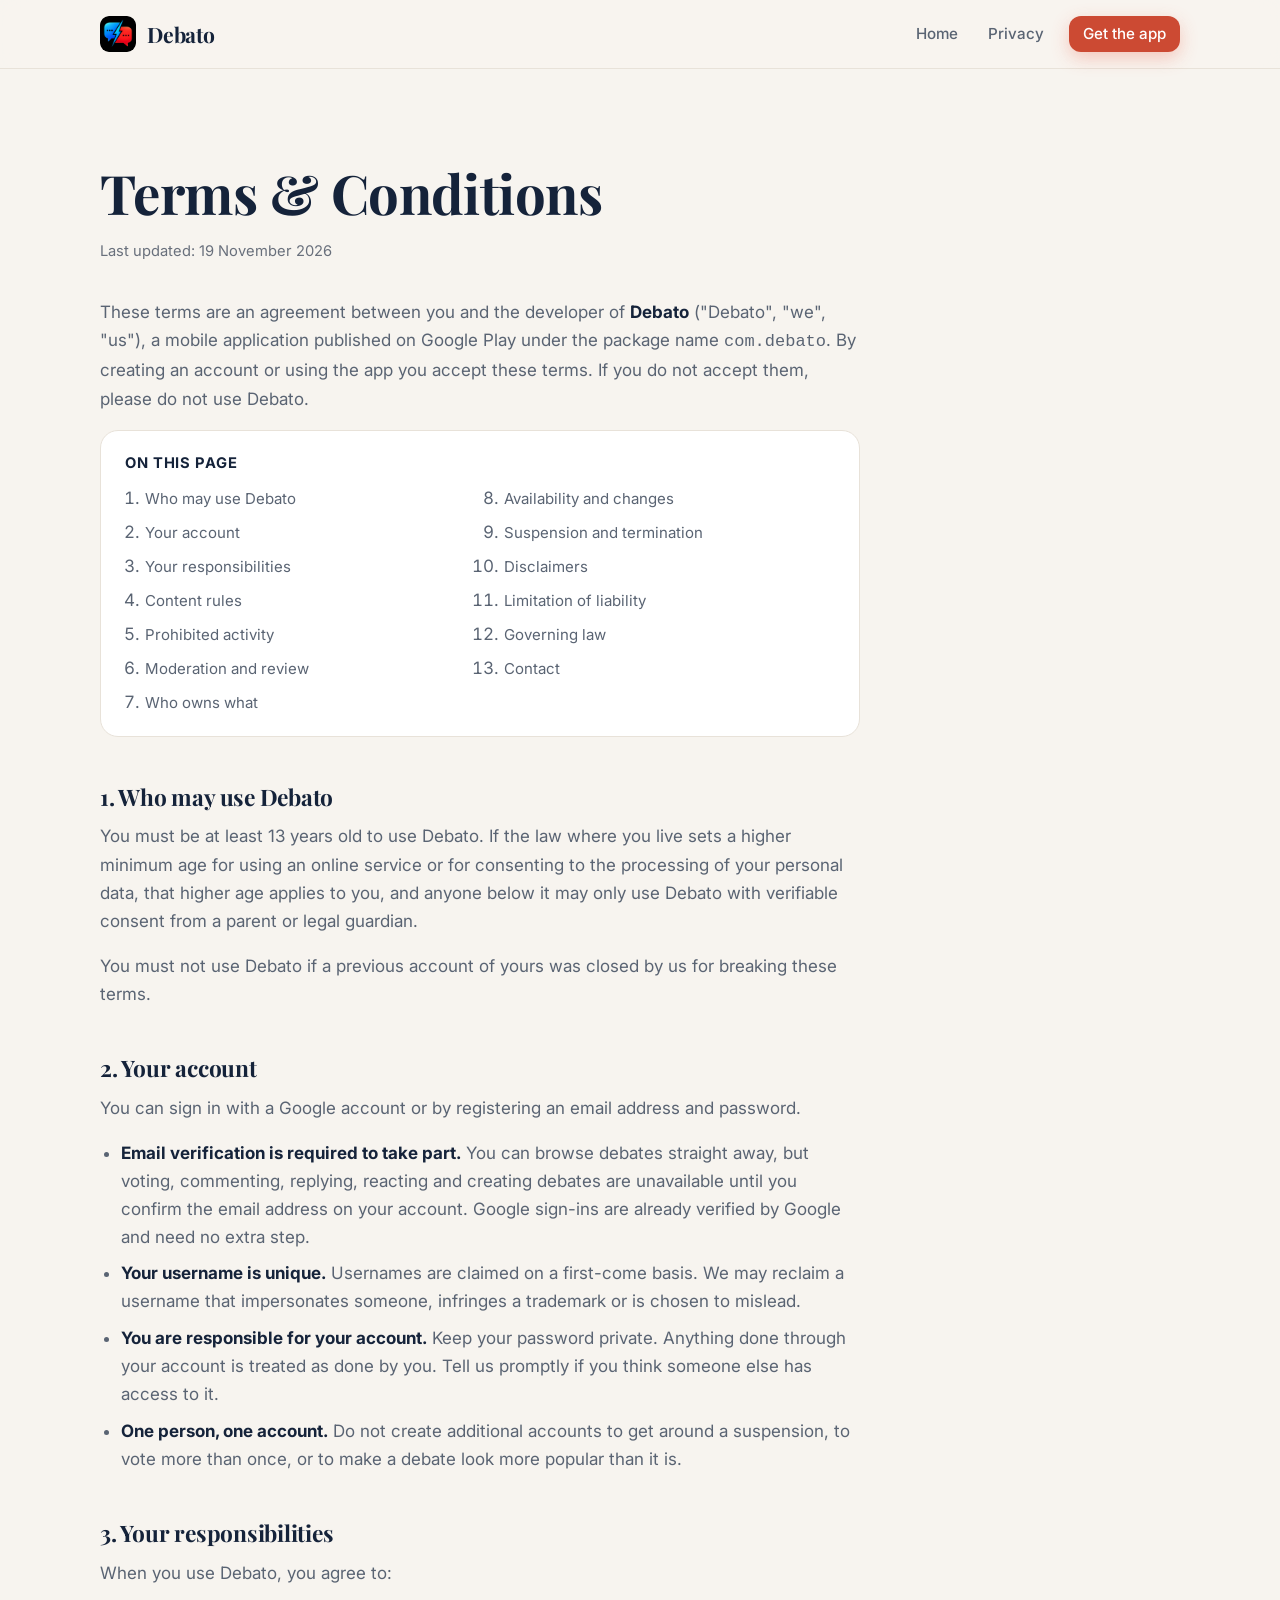
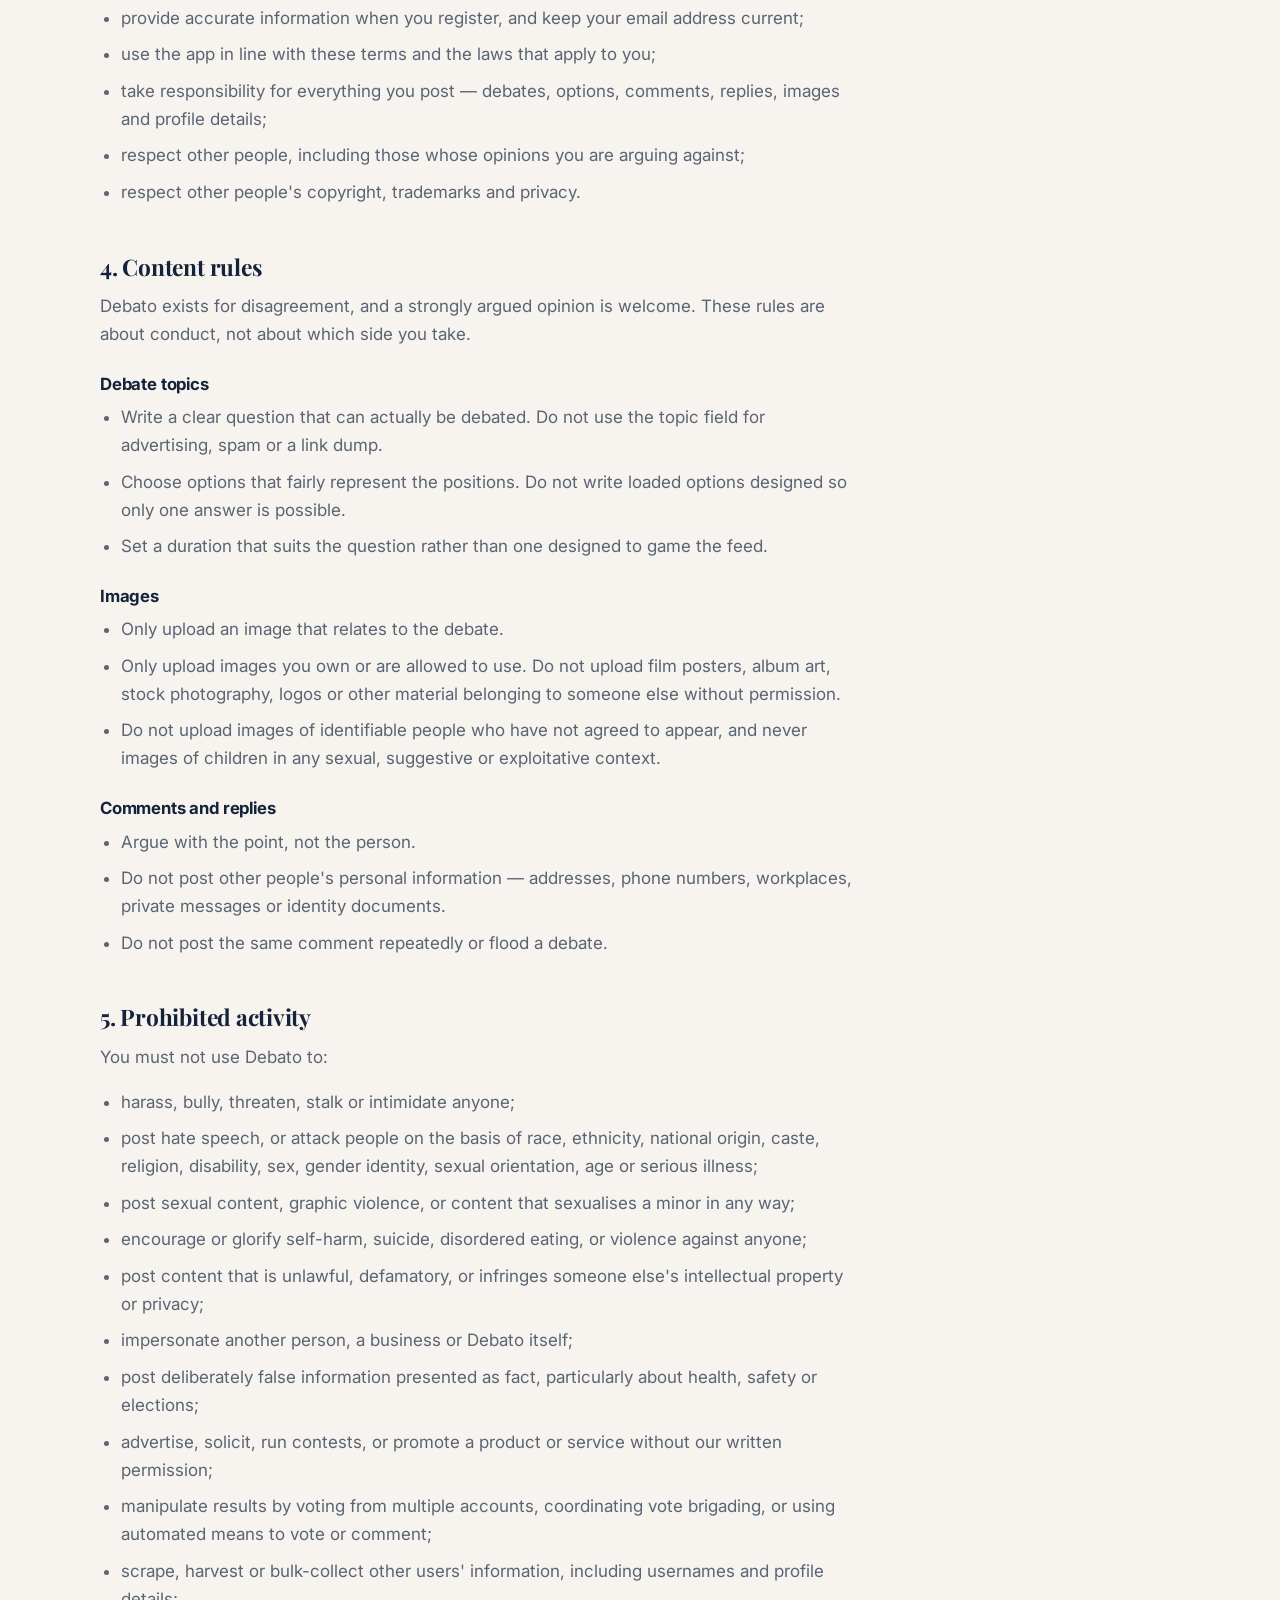
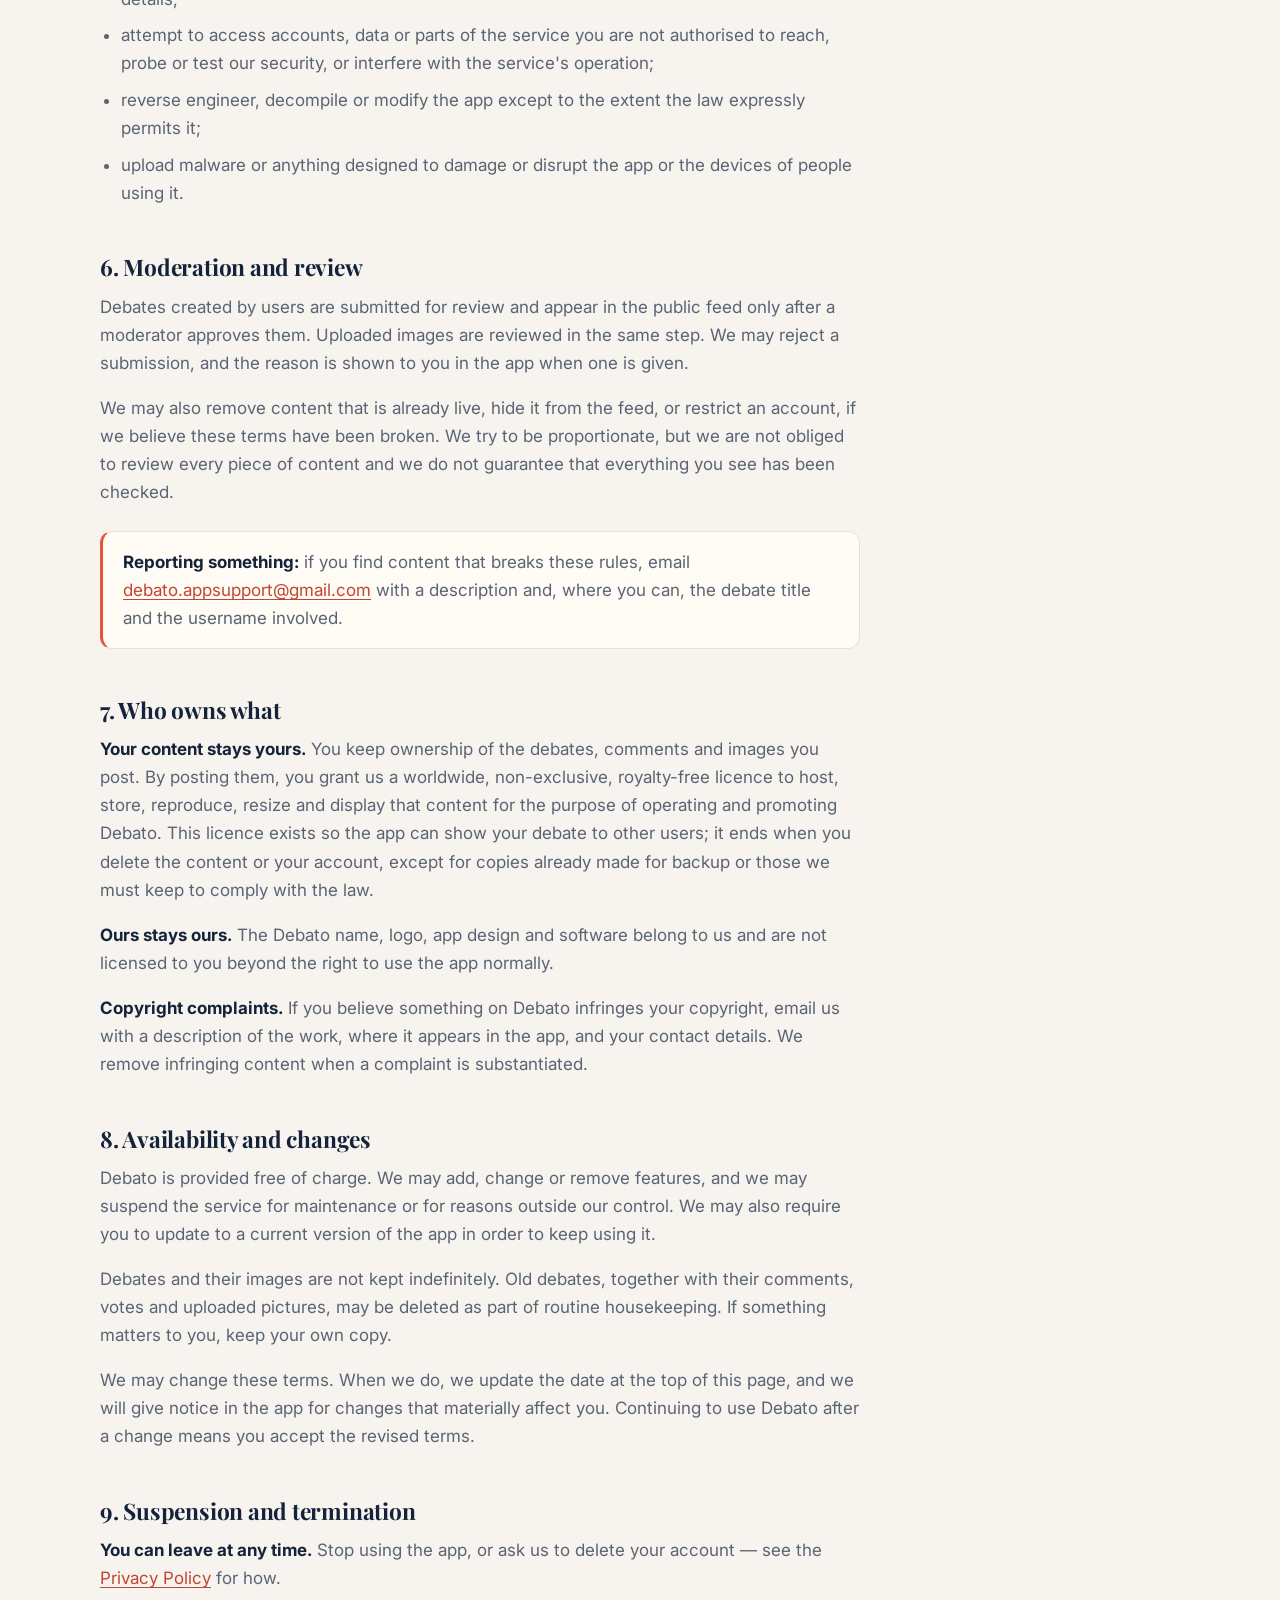
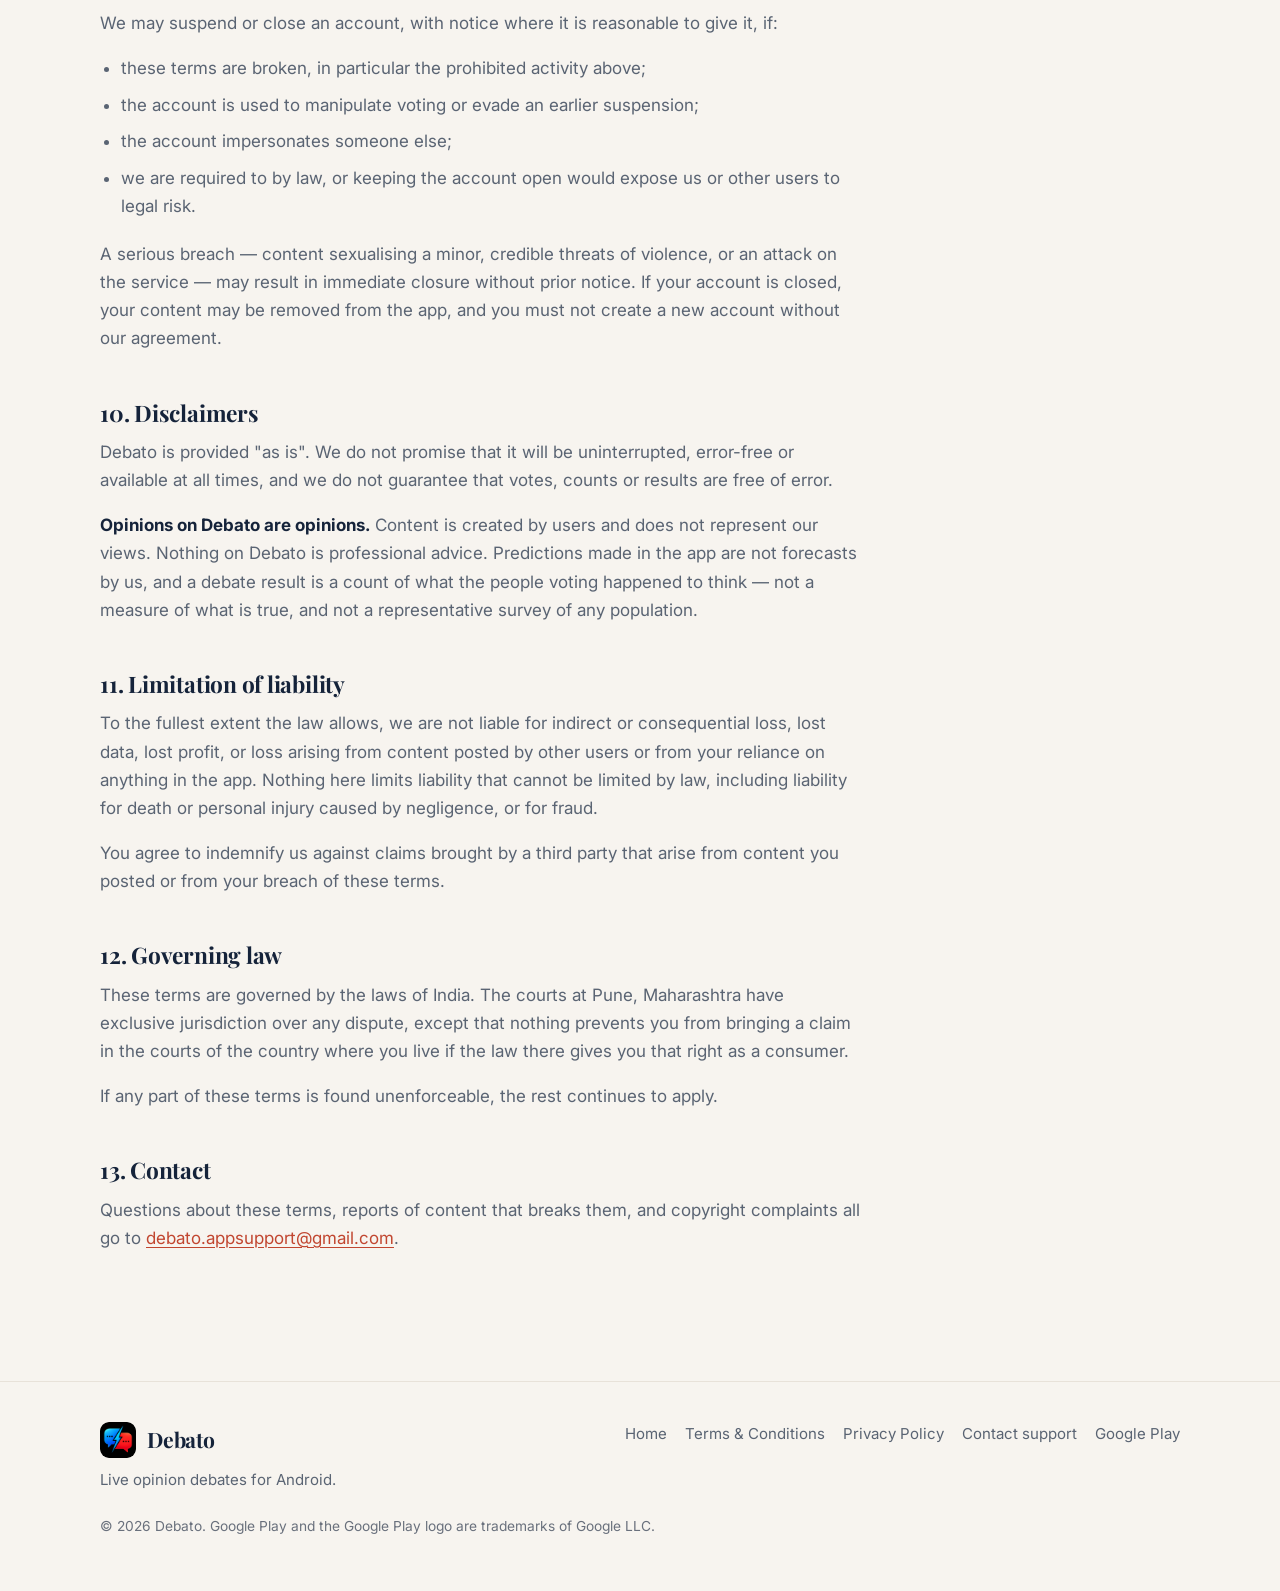
<file: terms.html>
<!doctype html>
<html lang="en">
<head>
<meta charset="utf-8">
<meta name="viewport" content="width=device-width, initial-scale=1">
<title>Terms &amp; Conditions — Debato</title>
<meta name="description" content="The terms you agree to when you use Debato: account rules, what you may post, prohibited activity, moderation and how accounts can be suspended or closed.">
<link rel="canonical" href="https://kishors316.github.io/debato/terms.html">

<meta property="og:type" content="article">
<meta property="og:site_name" content="Debato">
<meta property="og:title" content="Terms &amp; Conditions — Debato">
<meta property="og:description" content="Account rules, content rules, prohibited activity and termination conditions for the Debato app.">
<meta property="og:url" content="https://kishors316.github.io/debato/terms.html">
<meta property="og:image" content="https://kishors316.github.io/debato/assets/img/og-image.png">
<meta name="twitter:card" content="summary_large_image">

<meta name="theme-color" content="#F7F4EF" media="(prefers-color-scheme: light)">
<meta name="theme-color" content="#101A2B" media="(prefers-color-scheme: dark)">

<link rel="icon" href="favicon.ico" sizes="any">
<link rel="icon" type="image/png" sizes="32x32" href="assets/img/favicon-32.png">
<link rel="apple-touch-icon" href="assets/img/apple-touch-icon.png">

<link rel="preconnect" href="https://fonts.googleapis.com">
<link rel="preconnect" href="https://fonts.gstatic.com" crossorigin>
<link rel="stylesheet" href="https://fonts.googleapis.com/css2?family=Playfair+Display:wght@700;800&family=Inter:wght@400;500;700&display=swap">
<link rel="stylesheet" href="assets/css/style.css">
</head>
<body>
<a class="skip" href="#main">Skip to content</a>

<header class="site-header">
  <div class="wrap">
    <a class="brand" href="./">
      <img src="assets/img/logo.png" alt="" width="36" height="36">
      <span>Debato</span>
    </a>
    <nav class="nav" aria-label="Primary">
      <a href="./">Home</a>
      <a href="privacy.html">Privacy</a>
      <a class="btn btn-primary btn-sm" href="https://play.google.com/store/apps/details?id=com.debato" rel="noopener">Get the app</a>
    </nav>
  </div>
</header>

<main id="main">
<section>
<div class="wrap">
<article class="legal">

  <h1>Terms &amp; Conditions</h1>
  <p class="updated">Last updated: 19 November 2026</p>

  <p>
    These terms are an agreement between you and the developer of <strong>Debato</strong>
    ("Debato", "we", "us"), a mobile application published on Google Play under the
    package name <code>com.debato</code>. By creating an account or using the app you
    accept these terms. If you do not accept them, please do not use Debato.
  </p>

  <nav class="toc" aria-label="On this page">
    <p>On this page</p>
    <ol>
      <li><a href="#eligibility">Who may use Debato</a></li>
      <li><a href="#accounts">Your account</a></li>
      <li><a href="#responsibilities">Your responsibilities</a></li>
      <li><a href="#content">Content rules</a></li>
      <li><a href="#prohibited">Prohibited activity</a></li>
      <li><a href="#moderation">Moderation and review</a></li>
      <li><a href="#ownership">Who owns what</a></li>
      <li><a href="#availability">Availability and changes</a></li>
      <li><a href="#termination">Suspension and termination</a></li>
      <li><a href="#disclaimer">Disclaimers</a></li>
      <li><a href="#liability">Limitation of liability</a></li>
      <li><a href="#law">Governing law</a></li>
      <li><a href="#contact">Contact</a></li>
    </ol>
  </nav>

  <h2 id="eligibility">1. Who may use Debato</h2>
  <p>
    You must be at least 13 years old to use Debato. If the law where you live sets a
    higher minimum age for using an online service or for consenting to the processing of
    your personal data, that higher age applies to you, and anyone below it may only use
    Debato with verifiable consent from a parent or legal guardian.
  </p>
  <p>
    You must not use Debato if a previous account of yours was closed by us for breaking
    these terms.
  </p>

  <h2 id="accounts">2. Your account</h2>
  <p>You can sign in with a Google account or by registering an email address and password.</p>
  <ul>
    <li>
      <strong>Email verification is required to take part.</strong> You can browse debates
      straight away, but voting, commenting, replying, reacting and creating debates are
      unavailable until you confirm the email address on your account. Google sign-ins are
      already verified by Google and need no extra step.
    </li>
    <li>
      <strong>Your username is unique.</strong> Usernames are claimed on a first-come
      basis. We may reclaim a username that impersonates someone, infringes a trademark or
      is chosen to mislead.
    </li>
    <li>
      <strong>You are responsible for your account.</strong> Keep your password private.
      Anything done through your account is treated as done by you. Tell us promptly if
      you think someone else has access to it.
    </li>
    <li>
      <strong>One person, one account.</strong> Do not create additional accounts to get
      around a suspension, to vote more than once, or to make a debate look more popular
      than it is.
    </li>
  </ul>

  <h2 id="responsibilities">3. Your responsibilities</h2>
  <p>When you use Debato, you agree to:</p>
  <ul>
    <li>provide accurate information when you register, and keep your email address current;</li>
    <li>use the app in line with these terms and the laws that apply to you;</li>
    <li>take responsibility for everything you post — debates, options, comments, replies, images and profile details;</li>
    <li>respect other people, including those whose opinions you are arguing against;</li>
    <li>respect other people's copyright, trademarks and privacy.</li>
  </ul>

  <h2 id="content">4. Content rules</h2>
  <p>
    Debato exists for disagreement, and a strongly argued opinion is welcome. These rules
    are about conduct, not about which side you take.
  </p>

  <h3>Debate topics</h3>
  <ul>
    <li>Write a clear question that can actually be debated. Do not use the topic field for advertising, spam or a link dump.</li>
    <li>Choose options that fairly represent the positions. Do not write loaded options designed so only one answer is possible.</li>
    <li>Set a duration that suits the question rather than one designed to game the feed.</li>
  </ul>

  <h3>Images</h3>
  <ul>
    <li>Only upload an image that relates to the debate.</li>
    <li>Only upload images you own or are allowed to use. Do not upload film posters, album art, stock photography, logos or other material belonging to someone else without permission.</li>
    <li>Do not upload images of identifiable people who have not agreed to appear, and never images of children in any sexual, suggestive or exploitative context.</li>
  </ul>

  <h3>Comments and replies</h3>
  <ul>
    <li>Argue with the point, not the person.</li>
    <li>Do not post other people's personal information — addresses, phone numbers, workplaces, private messages or identity documents.</li>
    <li>Do not post the same comment repeatedly or flood a debate.</li>
  </ul>

  <h2 id="prohibited">5. Prohibited activity</h2>
  <p>You must not use Debato to:</p>
  <ul>
    <li>harass, bully, threaten, stalk or intimidate anyone;</li>
    <li>post hate speech, or attack people on the basis of race, ethnicity, national origin, caste, religion, disability, sex, gender identity, sexual orientation, age or serious illness;</li>
    <li>post sexual content, graphic violence, or content that sexualises a minor in any way;</li>
    <li>encourage or glorify self-harm, suicide, disordered eating, or violence against anyone;</li>
    <li>post content that is unlawful, defamatory, or infringes someone else's intellectual property or privacy;</li>
    <li>impersonate another person, a business or Debato itself;</li>
    <li>post deliberately false information presented as fact, particularly about health, safety or elections;</li>
    <li>advertise, solicit, run contests, or promote a product or service without our written permission;</li>
    <li>manipulate results by voting from multiple accounts, coordinating vote brigading, or using automated means to vote or comment;</li>
    <li>scrape, harvest or bulk-collect other users' information, including usernames and profile details;</li>
    <li>attempt to access accounts, data or parts of the service you are not authorised to reach, probe or test our security, or interfere with the service's operation;</li>
    <li>reverse engineer, decompile or modify the app except to the extent the law expressly permits it;</li>
    <li>upload malware or anything designed to damage or disrupt the app or the devices of people using it.</li>
  </ul>

  <h2 id="moderation">6. Moderation and review</h2>
  <p>
    Debates created by users are submitted for review and appear in the public feed only
    after a moderator approves them. Uploaded images are reviewed in the same step. We may
    reject a submission, and the reason is shown to you in the app when one is given.
  </p>
  <p>
    We may also remove content that is already live, hide it from the feed, or restrict an
    account, if we believe these terms have been broken. We try to be proportionate, but we
    are not obliged to review every piece of content and we do not guarantee that
    everything you see has been checked.
  </p>
  <div class="callout">
    <p>
      <strong>Reporting something:</strong> if you find content that breaks these rules,
      email <a href="mailto:debato.appsupport@gmail.com">debato.appsupport@gmail.com</a>
      with a description and, where you can, the debate title and the username involved.
    </p>
  </div>

  <h2 id="ownership">7. Who owns what</h2>
  <p>
    <strong>Your content stays yours.</strong> You keep ownership of the debates, comments
    and images you post. By posting them, you grant us a worldwide, non-exclusive,
    royalty-free licence to host, store, reproduce, resize and display that content for
    the purpose of operating and promoting Debato. This licence exists so the app can
    show your debate to other users; it ends when you delete the content or your account,
    except for copies already made for backup or those we must keep to comply with the law.
  </p>
  <p>
    <strong>Ours stays ours.</strong> The Debato name, logo, app design and software belong
    to us and are not licensed to you beyond the right to use the app normally.
  </p>
  <p>
    <strong>Copyright complaints.</strong> If you believe something on Debato infringes your
    copyright, email us with a description of the work, where it appears in the app, and
    your contact details. We remove infringing content when a complaint is substantiated.
  </p>

  <h2 id="availability">8. Availability and changes</h2>
  <p>
    Debato is provided free of charge. We may add, change or remove features, and we may
    suspend the service for maintenance or for reasons outside our control. We may also
    require you to update to a current version of the app in order to keep using it.
  </p>
  <p>
    Debates and their images are not kept indefinitely. Old debates, together with their
    comments, votes and uploaded pictures, may be deleted as part of routine housekeeping.
    If something matters to you, keep your own copy.
  </p>
  <p>
    We may change these terms. When we do, we update the date at the top of this page, and
    we will give notice in the app for changes that materially affect you. Continuing to
    use Debato after a change means you accept the revised terms.
  </p>

  <h2 id="termination">9. Suspension and termination</h2>
  <p><strong>You can leave at any time.</strong> Stop using the app, or ask us to delete your account — see the <a href="privacy.html#deletion">Privacy Policy</a> for how.</p>
  <p>We may suspend or close an account, with notice where it is reasonable to give it, if:</p>
  <ul>
    <li>these terms are broken, in particular the prohibited activity above;</li>
    <li>the account is used to manipulate voting or evade an earlier suspension;</li>
    <li>the account impersonates someone else;</li>
    <li>we are required to by law, or keeping the account open would expose us or other users to legal risk.</li>
  </ul>
  <p>
    A serious breach — content sexualising a minor, credible threats of violence, or an
    attack on the service — may result in immediate closure without prior notice. If your
    account is closed, your content may be removed from the app, and you must not create a
    new account without our agreement.
  </p>

  <h2 id="disclaimer">10. Disclaimers</h2>
  <p>
    Debato is provided "as is". We do not promise that it will be uninterrupted, error-free
    or available at all times, and we do not guarantee that votes, counts or results are
    free of error.
  </p>
  <p>
    <strong>Opinions on Debato are opinions.</strong> Content is created by users and does
    not represent our views. Nothing on Debato is professional advice. Predictions made in
    the app are not forecasts by us, and a debate result is a count of what the people
    voting happened to think — not a measure of what is true, and not a representative
    survey of any population.
  </p>

  <h2 id="liability">11. Limitation of liability</h2>
  <p>
    To the fullest extent the law allows, we are not liable for indirect or consequential
    loss, lost data, lost profit, or loss arising from content posted by other users or
    from your reliance on anything in the app. Nothing here limits liability that cannot
    be limited by law, including liability for death or personal injury caused by
    negligence, or for fraud.
  </p>
  <p>
    You agree to indemnify us against claims brought by a third party that arise from
    content you posted or from your breach of these terms.
  </p>

  <h2 id="law">12. Governing law</h2>
  <p>
    These terms are governed by the laws of India. The courts at Pune, Maharashtra have
    exclusive jurisdiction over any dispute, except that nothing prevents you from
    bringing a claim in the courts of the country where you live if the law there gives
    you that right as a consumer.
  </p>
  <p>
    If any part of these terms is found unenforceable, the rest continues to apply.
  </p>

  <h2 id="contact">13. Contact</h2>
  <p>
    Questions about these terms, reports of content that breaks them, and copyright
    complaints all go to
    <a href="mailto:debato.appsupport@gmail.com">debato.appsupport@gmail.com</a>.
  </p>

</article>
</div>
</section>
</main>

<footer class="site-footer">
  <div class="wrap">
    <div class="footer-grid">
      <div>
        <a class="brand" href="./" style="margin-bottom:10px">
          <img src="assets/img/logo.png" alt="" width="32" height="32">
          <span>Debato</span>
        </a>
        <p style="color:var(--text-2);font-size:.94rem;margin:0;max-width:34ch">
          Live opinion debates for Android.
        </p>
      </div>
      <nav class="footer-links" aria-label="Footer">
        <a href="./">Home</a>
        <a href="terms.html">Terms &amp; Conditions</a>
        <a href="privacy.html">Privacy Policy</a>
        <a href="mailto:debato.appsupport@gmail.com">Contact support</a>
        <a href="https://play.google.com/store/apps/details?id=com.debato" rel="noopener">Google Play</a>
      </nav>
    </div>
    <p class="footer-note">
      &copy; <span id="year">2026</span> Debato. Google Play and the Google Play logo are
      trademarks of Google LLC.
    </p>
  </div>
</footer>

<script src="assets/js/main.js" defer></script>
</body>
</html>
</file>
<file: assets/css/style.css>
/* ==========================================================================
   Debato — official site
   Palette and type follow the Android app: navy, coral, cream, Playfair
   headings. Hand-written CSS, no framework, so the whole stylesheet is a few
   KB and the pages render without waiting on anything.
   ========================================================================== */

:root {
  --navy:        #15233A;
  --navy-soft:   #1E3356;

  /* Three coral tokens, not one. The brand colour is #E8543A, but at that
     value white-on-coral is 3.65:1 and coral-on-cream is 3.32:1 — both under
     the 4.5 that WCAG AA asks for body-sized text. So the brand value stays
     for decorative use, and the two places the colour has to carry text get
     shades dark enough to read. */
  --coral:       #E8543A;   /* brand; decorative accents, focus ring */
  --coral-btn:   #CC4A33;   /* solid button fill: white label at 4.57:1 */
  --coral-dark:  #B03E29;   /* button hover */
  --coral-text:  #C14630;   /* coral used AS text on cream: 4.57:1 */
  --blue:        #0076F4;
  --red:         #FE1519;
  --green:       #10B981;

  --bg:          #F7F4EF;   /* app's BgCream */
  --surface:     #FFFFFF;
  --surface-alt: #FFFBF5;
  --border:      #E8E2D9;   /* app's DividerColor */

  --text:        #15233A;
  --text-2:      #5A6473;
  --text-3:      #69707C;

  --radius:      18px;
  --radius-sm:   12px;
  --radius-pill: 999px;
  --shadow:      0 1px 2px rgba(21,35,58,.04), 0 8px 24px rgba(21,35,58,.06);
  --shadow-lg:   0 2px 4px rgba(21,35,58,.05), 0 20px 48px rgba(21,35,58,.10);

  /* The dark navy band. Its own tokens, because the band is a surface with
     light text on it in BOTH themes — it must not follow the page's text
     colour, and it must not be driven by --navy, which is a brand colour. */
  --band-bg:     #15233A;
  --band-text:   #FFFFFF;
  --band-body:   #BFCADA;
  --band-link:   #FFB9A8;

  --maxw:        1120px;
  --gutter:      20px;

  --sans: "Inter", -apple-system, BlinkMacSystemFont, "Segoe UI", Roboto,
          "Helvetica Neue", Arial, sans-serif;
  --serif: "Playfair Display", Georgia, "Times New Roman", serif;
}

@media (prefers-color-scheme: dark) {
  :root:not([data-theme="light"]) {
    --bg:          #101A2B;
    --surface:     #16233A;
    --surface-alt: #1A2A44;
    --border:      #26344F;
    --text:        #F2F5FA;
    --text-2:      #A9B4C7;
    --text-3:      #7D8899;

    /* --navy is NOT redefined here. It is a background in every place it is
       used — the skip link, the step numbers and the band — so flipping it to
       a light colour turned the band into white text on a white card. */

    /* The page itself is navy in dark mode, so the band is lifted a few steps
       to stay a distinct surface rather than dissolving into the background. */
    --band-bg:     #1C2F4D;

    /* Coral text goes the other way here: the shade that reads on cream is
       too dark on navy, so it is lightened instead. 4.52:1 on a card. */
    --coral-text:  #EB6750;

    --shadow:      0 1px 2px rgba(0,0,0,.3), 0 8px 24px rgba(0,0,0,.28);
    --shadow-lg:   0 2px 4px rgba(0,0,0,.35), 0 20px 48px rgba(0,0,0,.42);
  }
}

/* ── base ───────────────────────────────────────────────────────────────── */

*, *::before, *::after { box-sizing: border-box; }

html { scroll-behavior: smooth; -webkit-text-size-adjust: 100%; }
@media (prefers-reduced-motion: reduce) {
  html { scroll-behavior: auto; }
  *, *::before, *::after { animation-duration: .01ms !important; transition-duration: .01ms !important; }
}

body {
  margin: 0;
  background: var(--bg);
  color: var(--text);
  font-family: var(--sans);
  font-size: 17px;
  line-height: 1.65;
  -webkit-font-smoothing: antialiased;
}

h1, h2, h3, h4 { font-family: var(--serif); font-weight: 700; line-height: 1.18; margin: 0 0 .5em; letter-spacing: -.01em; }
h1 { font-size: clamp(2.1rem, 6vw, 3.4rem); }
h2 { font-size: clamp(1.65rem, 4vw, 2.3rem); }
h3 { font-size: 1.2rem; }
p  { margin: 0 0 1em; }

a { color: var(--coral-text); text-decoration-thickness: 1px; text-underline-offset: 3px; }
a:hover { color: var(--coral-dark); }

img { max-width: 100%; height: auto; display: block; }

:focus-visible { outline: 3px solid var(--coral); outline-offset: 3px; border-radius: 4px; }

.wrap { width: 100%; max-width: var(--maxw); margin-inline: auto; padding-inline: var(--gutter); }

.skip {
  position: absolute; left: -9999px; top: 0; z-index: 200;
  background: var(--navy); color: #fff; padding: 12px 18px; border-radius: 0 0 var(--radius-sm) 0;
}
.skip:focus { left: 0; color: #fff; }

.eyebrow {
  display: inline-block; font-size: .78rem; font-weight: 700; letter-spacing: .09em;
  text-transform: uppercase; color: var(--coral-text); margin-bottom: .7rem;
}
.lede { font-size: 1.1rem; color: var(--text-2); max-width: 62ch; }

section { padding: clamp(52px, 8vw, 92px) 0; }
.section-head { max-width: 62ch; margin-bottom: clamp(28px, 4vw, 44px); }

/* ── buttons ────────────────────────────────────────────────────────────── */

.btn {
  display: inline-flex; align-items: center; justify-content: center; gap: .55em;
  font-family: var(--sans); font-weight: 700; font-size: 1rem; line-height: 1;
  padding: 15px 26px; border-radius: var(--radius-pill); border: 1.5px solid transparent;
  text-decoration: none; cursor: pointer; transition: transform .15s ease, box-shadow .15s ease, background .15s ease;
}
.btn:hover { transform: translateY(-1px); }
.btn:active { transform: translateY(0); }
.btn-primary { background: var(--coral-btn); color: #fff; box-shadow: 0 6px 18px rgba(232,84,58,.28); }
.btn-primary:hover { background: var(--coral-dark); color: #fff; }
.btn-ghost { background: transparent; color: var(--text); border-color: var(--border); }
.btn-ghost:hover { color: var(--text); border-color: var(--text-3); background: var(--surface); }
.btn-sm { padding: 11px 20px; font-size: .92rem; }

.btn svg { flex: none; }

/* ── header ─────────────────────────────────────────────────────────────── */

.site-header {
  position: sticky; top: 0; z-index: 100;
  background: color-mix(in srgb, var(--bg) 88%, transparent);
  backdrop-filter: saturate(180%) blur(14px);
  border-bottom: 1px solid var(--border);
}
.site-header .wrap { display: flex; align-items: center; gap: 18px; min-height: 68px; }

.brand { display: flex; align-items: center; gap: 11px; text-decoration: none; color: var(--text); font-weight: 700; }
.brand img { width: 36px; height: 36px; border-radius: 9px; }
.brand span { font-family: var(--serif); font-size: 1.32rem; letter-spacing: -.01em; }

.nav { margin-left: auto; display: flex; align-items: center; gap: 4px; }
.nav a {
  color: var(--text-2); text-decoration: none; font-size: .95rem; font-weight: 500;
  padding: 9px 13px; border-radius: var(--radius-sm);
}
.nav a:hover { color: var(--text); background: var(--surface); }
/* `.nav a` outranks `.btn-primary` on specificity, which quietly repainted
   the header button's label in muted body grey — 1.74:1 on coral. These two
   put it back and stop the hover rule stripping it again. */
.nav a.btn-primary, .nav a.btn-primary:hover { color: #fff; background: var(--coral-btn); }
.nav a.btn-primary:hover { background: var(--coral-dark); }
.nav .btn { margin-left: 8px; }

/* The nav links collapse on phones; the Play button is the one thing that
   must survive, so it stays outside the collapsing group. */
@media (max-width: 760px) {
  .nav a:not(.btn) { display: none; }
}

/* ── hero ───────────────────────────────────────────────────────────────── */

.hero { padding-top: clamp(36px, 6vw, 68px); padding-bottom: 0; overflow: hidden; }
.hero .wrap { display: grid; gap: clamp(28px, 5vw, 56px); align-items: center; }
@media (min-width: 900px) { .hero .wrap { grid-template-columns: 1.05fr .95fr; } }

.hero h1 { margin-bottom: .35em; }
.hero h1 .accent { color: var(--coral); }
.hero-cta { display: flex; flex-wrap: wrap; gap: 12px; margin-top: 26px; }

.hero-points { list-style: none; padding: 0; margin: 28px 0 0; display: grid; gap: 10px; }
.hero-points li { display: flex; gap: 10px; align-items: flex-start; color: var(--text-2); font-size: .98rem; }
.hero-points svg { flex: none; margin-top: 3px; color: var(--green); }

.hero-shot { position: relative; justify-self: center; max-width: 340px; width: 100%; }
.hero-shot img { border-radius: 22px; box-shadow: var(--shadow-lg); }
.hero-shot::after {
  content: ""; position: absolute; inset: -14% -22% auto auto; width: 62%; aspect-ratio: 1;
  background: radial-gradient(circle, rgba(232,84,58,.22), transparent 70%);
  z-index: -1;
}

/* ── cards and grids ────────────────────────────────────────────────────── */

.grid { display: grid; gap: 18px; }
.grid-3 { grid-template-columns: repeat(auto-fit, minmax(265px, 1fr)); }
.grid-2 { grid-template-columns: repeat(auto-fit, minmax(300px, 1fr)); }

.card {
  background: var(--surface); border: 1px solid var(--border);
  border-radius: var(--radius); padding: 24px; box-shadow: var(--shadow);
}
.card h3 { margin-bottom: .35em; }
.card p { color: var(--text-2); margin: 0; font-size: .97rem; }

.card-icon {
  width: 42px; height: 42px; border-radius: 11px; display: grid; place-items: center;
  font-size: 1.25rem; margin-bottom: 14px; background: var(--surface-alt); border: 1px solid var(--border);
}

/* debate types */
.type-list { display: grid; gap: 12px; grid-template-columns: repeat(auto-fit, minmax(230px, 1fr)); }
.type {
  display: flex; gap: 13px; align-items: flex-start;
  background: var(--surface); border: 1px solid var(--border);
  border-radius: var(--radius-sm); padding: 16px 18px;
}
.type .emoji { font-size: 1.3rem; line-height: 1.3; flex: none; }
.type strong { display: block; font-size: .98rem; }
.type span { color: var(--text-2); font-size: .89rem; }

/* ── screenshot gallery ─────────────────────────────────────────────────── */

.shots {
  display: grid; grid-auto-flow: column; grid-auto-columns: 232px; gap: 18px;
  overflow-x: auto; padding: 6px 0 20px; scroll-snap-type: x mandatory;
  scrollbar-width: thin;
}
.shots > figure { scroll-snap-align: center; margin: 0; }
.shots img { border-radius: 18px; box-shadow: var(--shadow); border: 1px solid var(--border); }
.shots figcaption { margin-top: 10px; font-size: .86rem; color: var(--text-3); text-align: center; }

/* Edge-to-edge scrolling on phones reads as "there is more here" better than
   a cramped grid does. */
@media (max-width: 760px) {
  .shots { margin-inline: calc(var(--gutter) * -1); padding-inline: var(--gutter); }
}

/* On a wide screen a sideways scroller just looks like cards cut off at the
   edge, so it becomes an ordinary wrapping grid with everything in view. */
@media (min-width: 1000px) {
  .shots {
    grid-auto-flow: row;
    grid-auto-columns: auto;
    grid-template-columns: repeat(4, 1fr);
    overflow-x: visible;
    gap: 22px;
  }
}

/* ── steps ──────────────────────────────────────────────────────────────── */

.steps { counter-reset: step; display: grid; gap: 18px; grid-template-columns: repeat(auto-fit, minmax(255px, 1fr)); }
.step { background: var(--surface); border: 1px solid var(--border); border-radius: var(--radius); padding: 24px; }
.step::before {
  counter-increment: step; content: counter(step);
  display: grid; place-items: center; width: 34px; height: 34px; border-radius: 50%;
  background: var(--navy); color: var(--bg); font-weight: 700; font-size: .95rem; margin-bottom: 14px;
}
@media (prefers-color-scheme: dark) {
  :root:not([data-theme="light"]) .step::before { background: var(--coral); color: #fff; }
}

/* ── band ───────────────────────────────────────────────────────────────── */

.band {
  background: var(--band-bg);
  color: var(--band-text);
  border: 1px solid transparent;
  border-radius: var(--radius);
  padding: clamp(30px, 5vw, 48px);
}
.band h2 { color: var(--band-text); }
.band p  { color: var(--band-body); }
.band a:not(.btn) { color: var(--band-link); }

/* A navy band on a navy page needs an edge to read as a separate surface. */
@media (prefers-color-scheme: dark) {
  :root:not([data-theme="light"]) .band { border-color: #2C4166; }
}

/* ── support ────────────────────────────────────────────────────────────── */

.contact-row { display: flex; flex-wrap: wrap; gap: 12px; align-items: center; margin-top: 20px; }
.mail {
  font-family: ui-monospace, SFMono-Regular, Menlo, Consolas, monospace;
  background: var(--surface); border: 1px solid var(--border);
  padding: 11px 16px; border-radius: var(--radius-pill); font-size: .95rem;
  text-decoration: none; color: var(--text);
}
.mail:hover { color: var(--text); border-color: var(--text-3); }

/* ── footer ─────────────────────────────────────────────────────────────── */

.site-footer { border-top: 1px solid var(--border); padding: 40px 0 56px; margin-top: 20px; }
.footer-grid { display: flex; flex-wrap: wrap; gap: 24px; justify-content: space-between; align-items: flex-start; }
.footer-links { display: flex; flex-wrap: wrap; gap: 18px; }
.footer-links a { color: var(--text-2); text-decoration: none; font-size: .94rem; }
.footer-links a:hover { color: var(--coral-text); text-decoration: underline; }
.footer-note { color: var(--text-3); font-size: .86rem; margin: 22px 0 0; }

/* ── legal pages ────────────────────────────────────────────────────────── */

.legal { max-width: 760px; }
.legal h1 { margin-bottom: .25em; }
.legal .updated { color: var(--text-3); font-size: .92rem; margin-bottom: 2.4em; }
.legal h2 { font-size: 1.42rem; margin-top: 2.1em; scroll-margin-top: 90px; }
.legal h3 { font-size: 1.05rem; margin-top: 1.6em; font-family: var(--sans); font-weight: 700; }
.legal ul, .legal ol { padding-left: 1.25em; margin: 0 0 1.2em; }
.legal li { margin-bottom: .5em; color: var(--text-2); }
.legal p { color: var(--text-2); }
.legal strong { color: var(--text); }

.toc { background: var(--surface); border: 1px solid var(--border); border-radius: var(--radius); padding: 20px 24px; margin-bottom: 2.4em; }
.toc p { font-weight: 700; color: var(--text); margin: 0 0 .6em; font-size: .92rem; text-transform: uppercase; letter-spacing: .06em; }
.toc ol { margin: 0; padding-left: 1.2em; columns: 2; column-gap: 28px; }
.toc li { margin-bottom: .35em; break-inside: avoid; }
.toc a { color: var(--text-2); text-decoration: none; font-size: .94rem; }
.toc a:hover { color: var(--coral-text); text-decoration: underline; }
@media (max-width: 620px) { .toc ol { columns: 1; } }

.callout {
  background: var(--surface-alt); border: 1px solid var(--border);
  border-left: 3px solid var(--coral); border-radius: var(--radius-sm);
  padding: 16px 20px; margin: 1.5em 0;
}
.callout p:last-child { margin-bottom: 0; }

.data-table { width: 100%; border-collapse: collapse; margin: 1.2em 0 1.8em; font-size: .94rem; }
.data-table th, .data-table td { text-align: left; padding: 11px 14px; border-bottom: 1px solid var(--border); vertical-align: top; }
.data-table th { font-weight: 700; color: var(--text); background: var(--surface-alt); }
.data-table td { color: var(--text-2); }
.data-table tr:last-child td { border-bottom: none; }
/* Tables are the one thing that cannot reflow below ~420px, so it scrolls. */
.table-scroll { overflow-x: auto; -webkit-overflow-scrolling: touch; }

/* ── 404 ────────────────────────────────────────────────────────────────── */
.center-page { min-height: 62vh; display: grid; place-items: center; text-align: center; }
</file>
